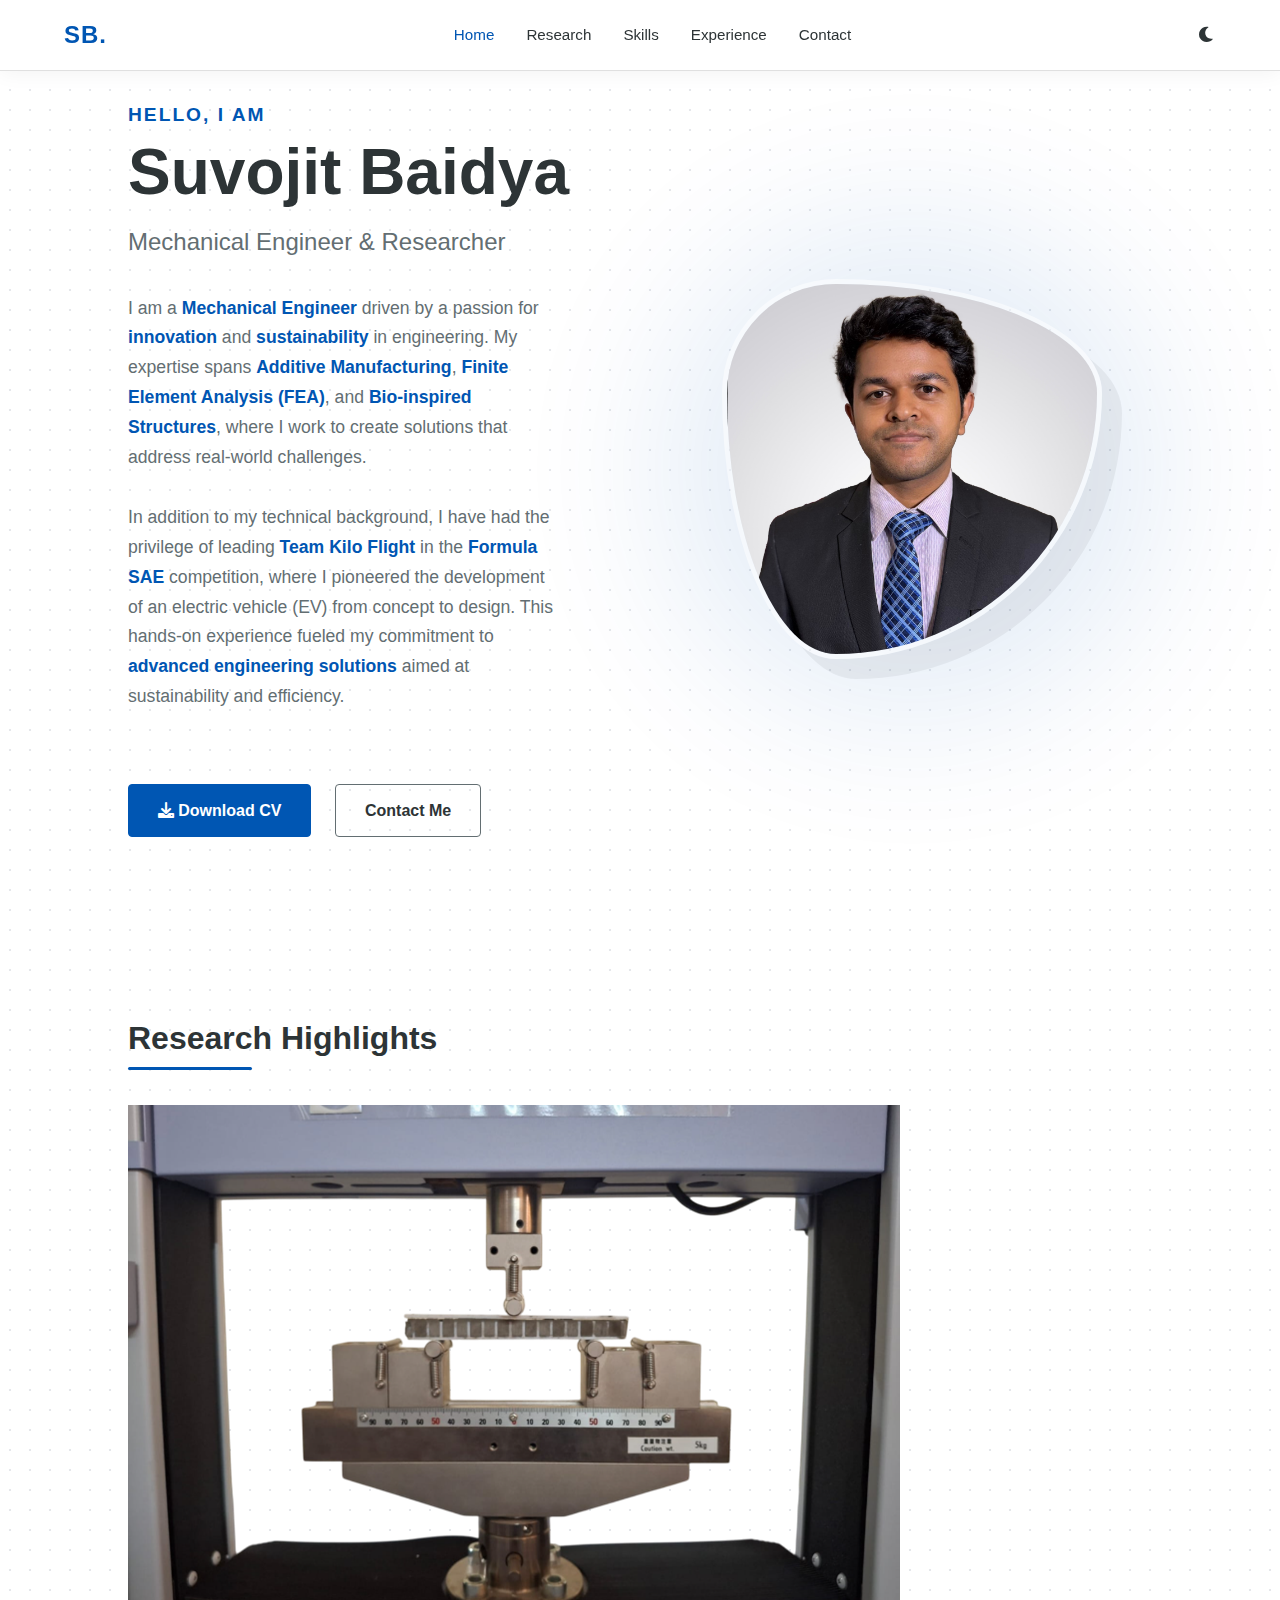
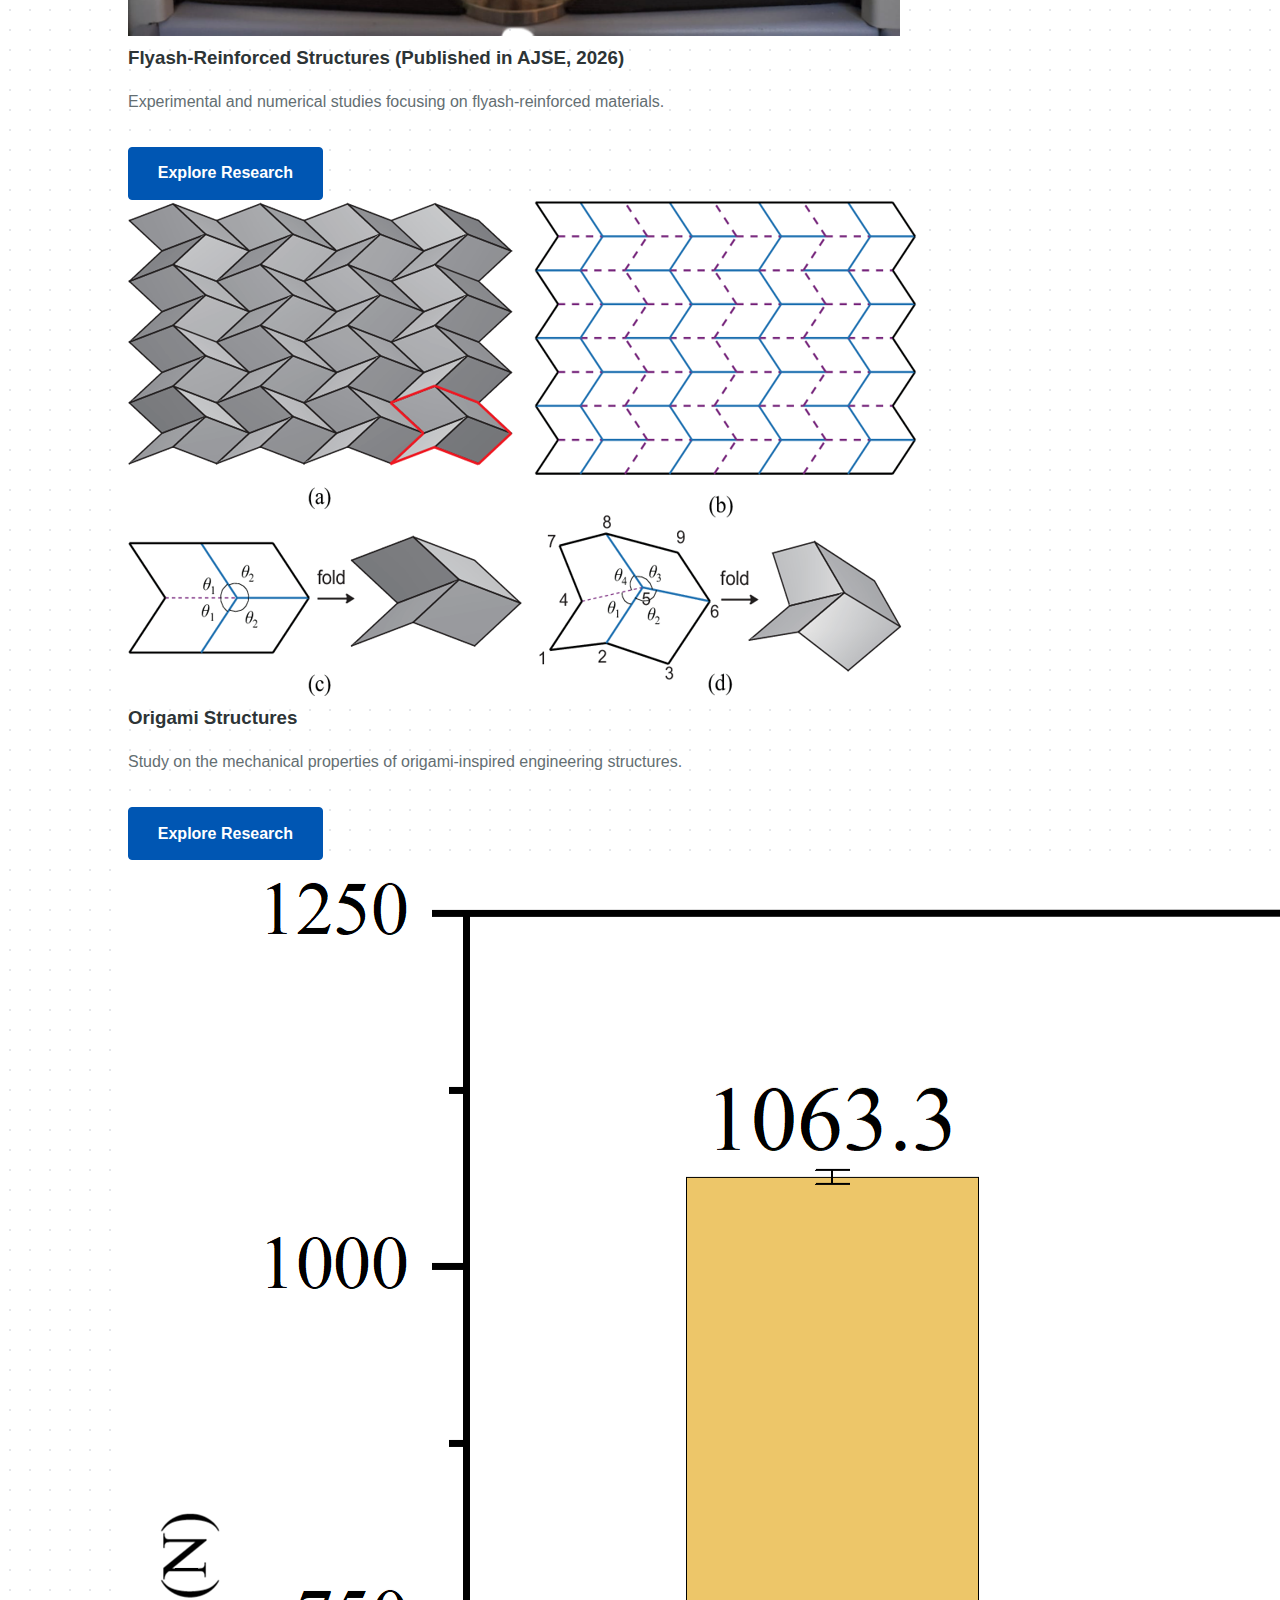
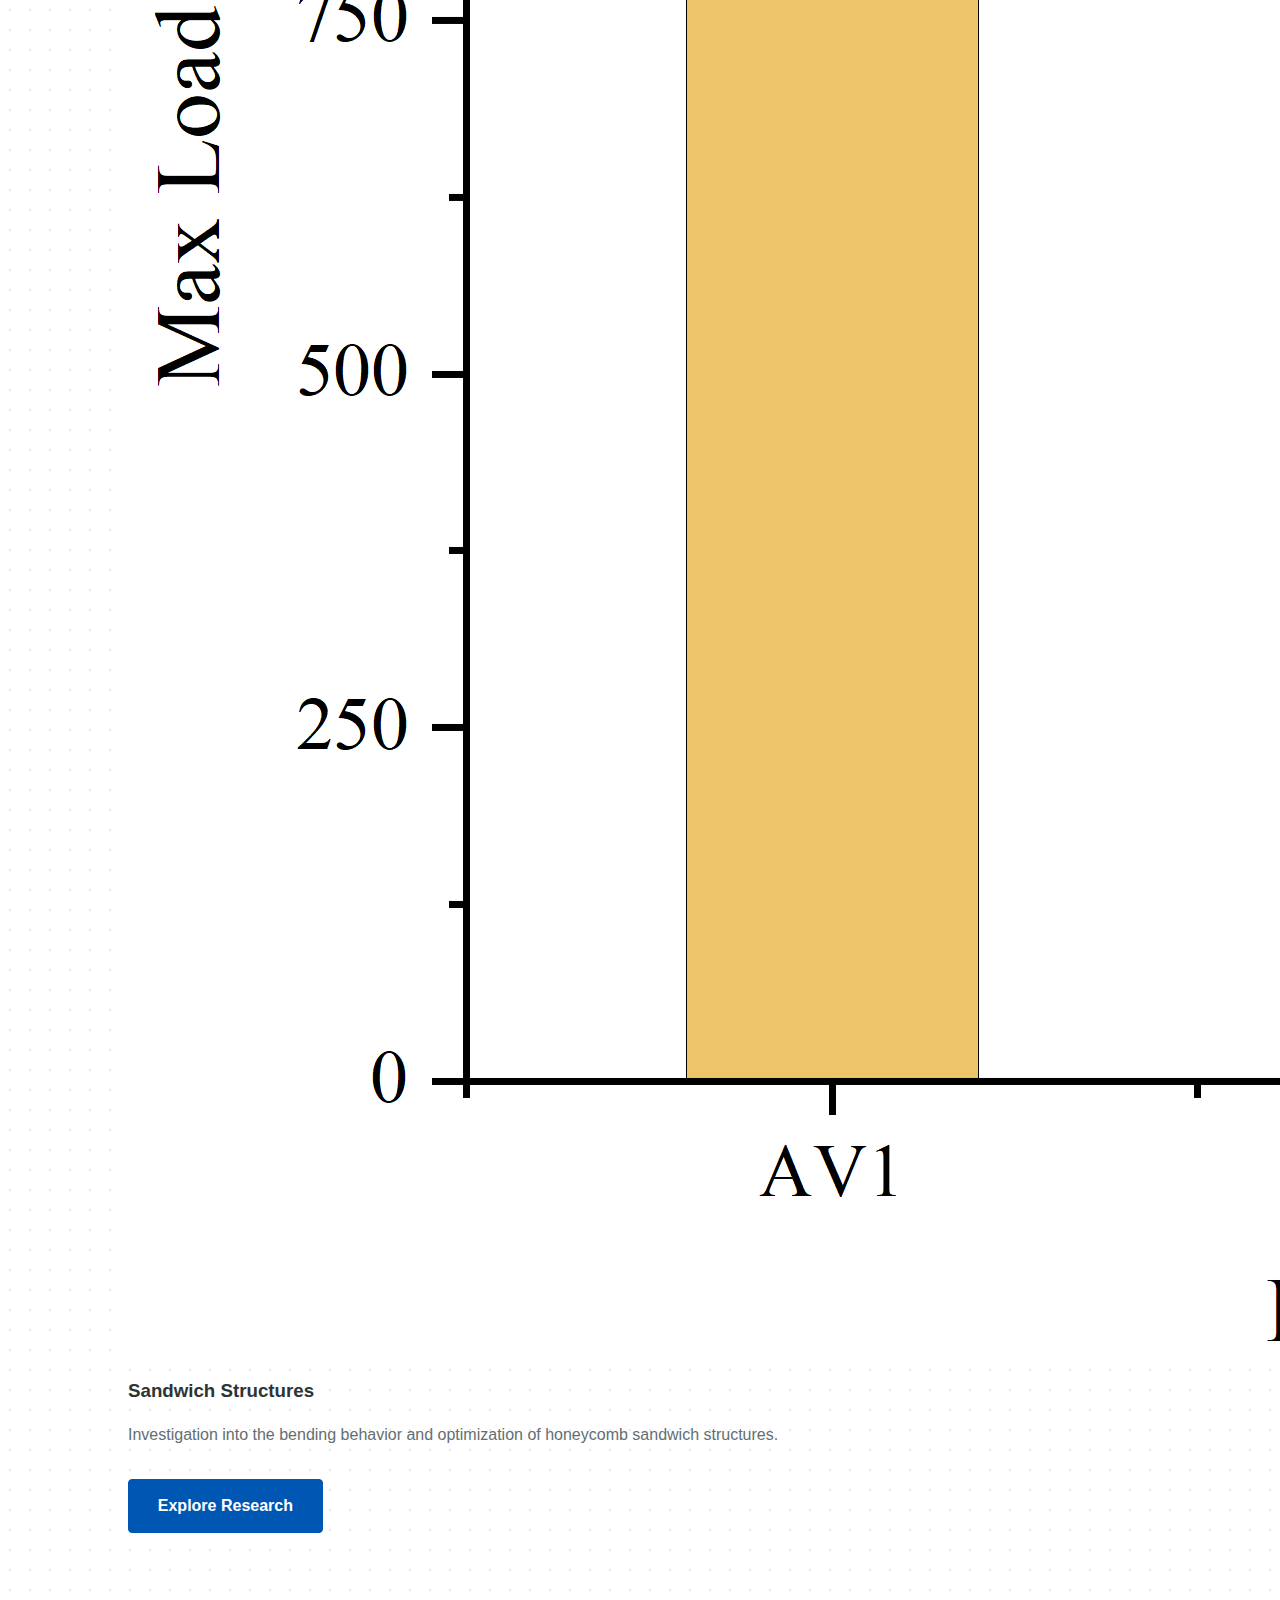
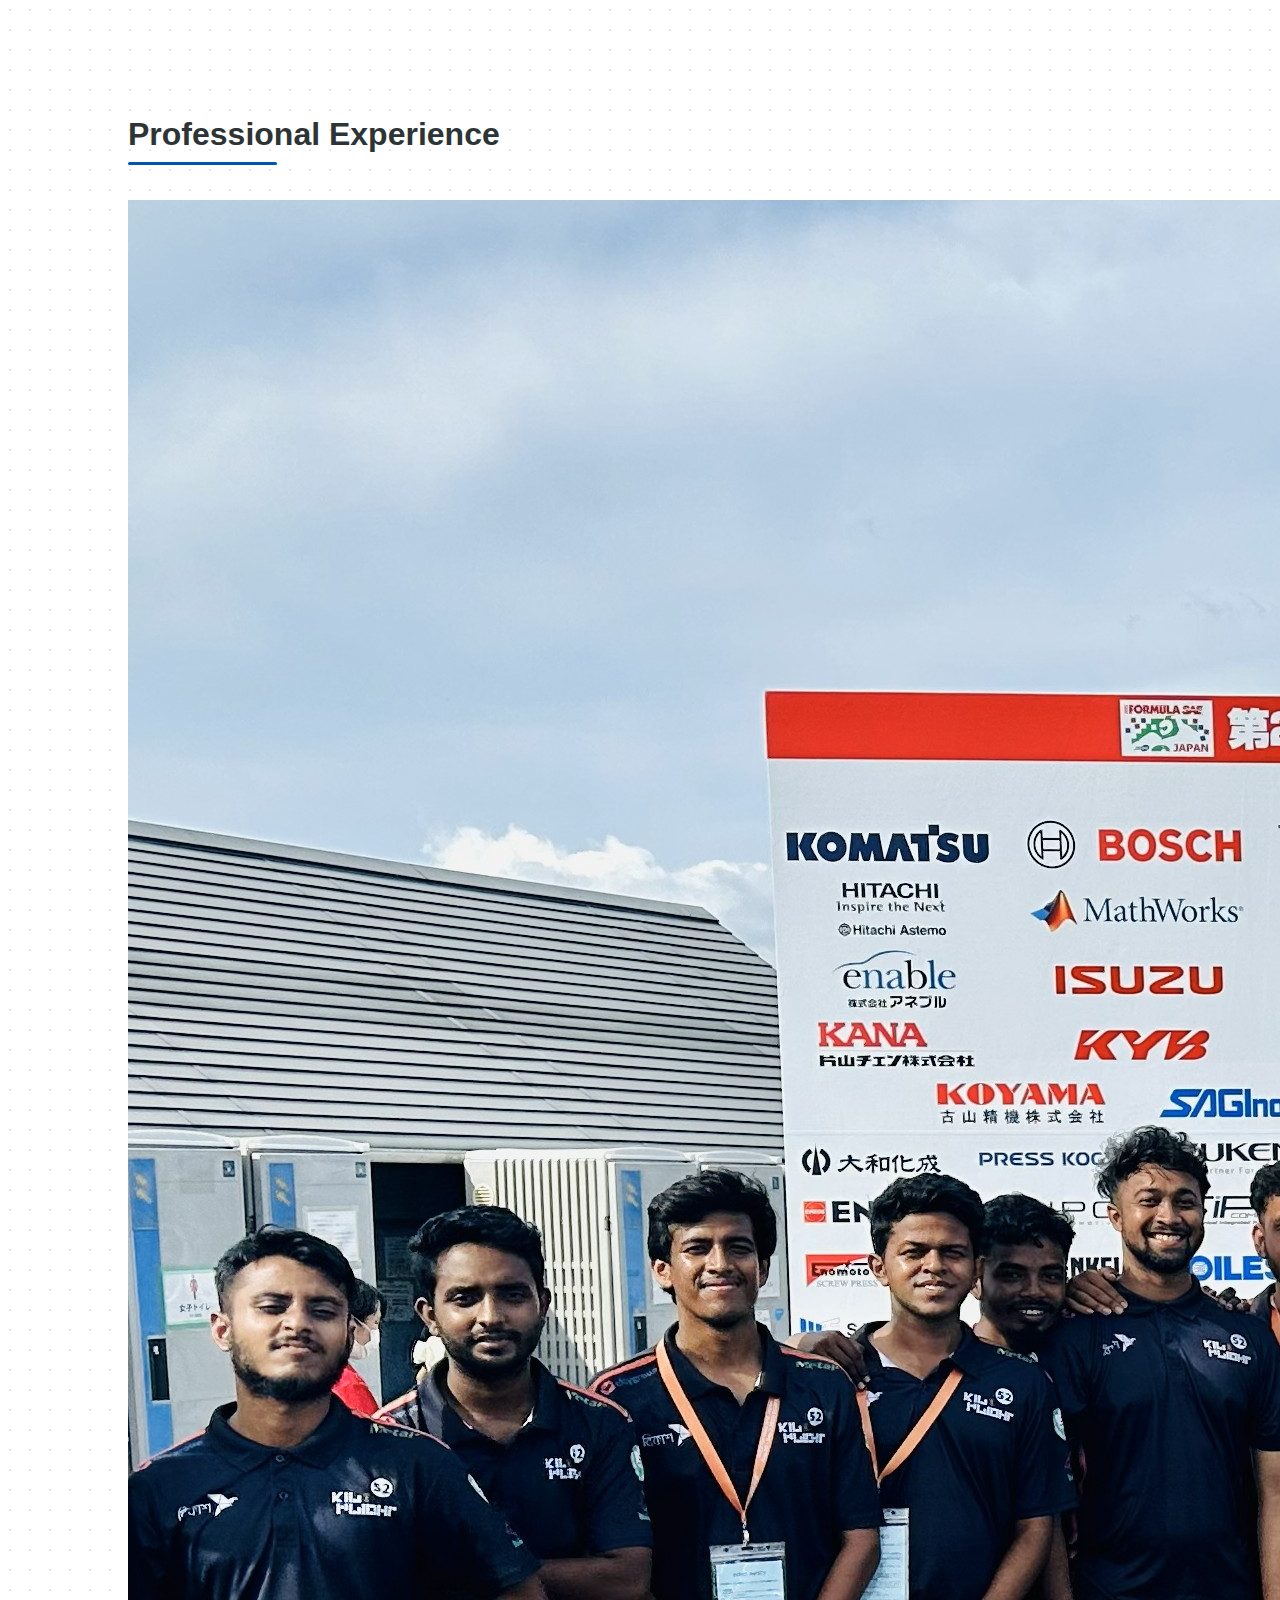
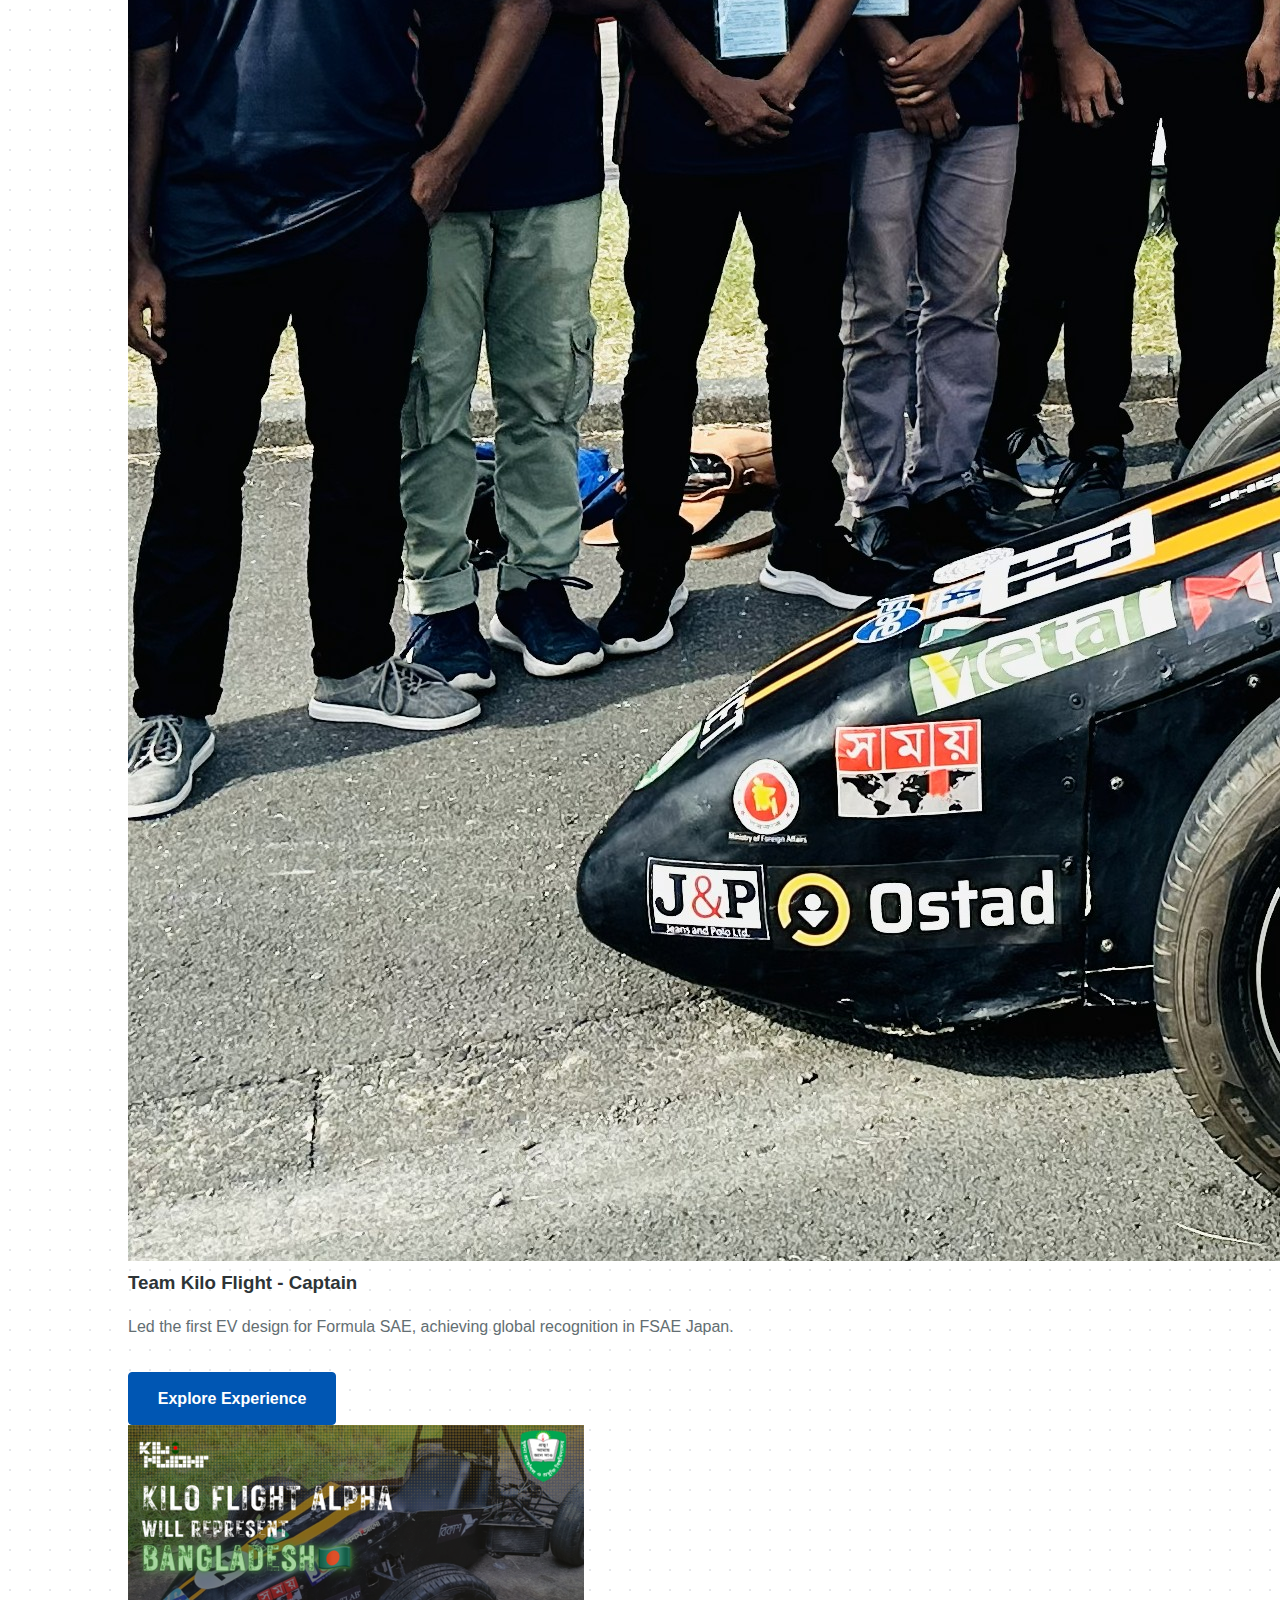
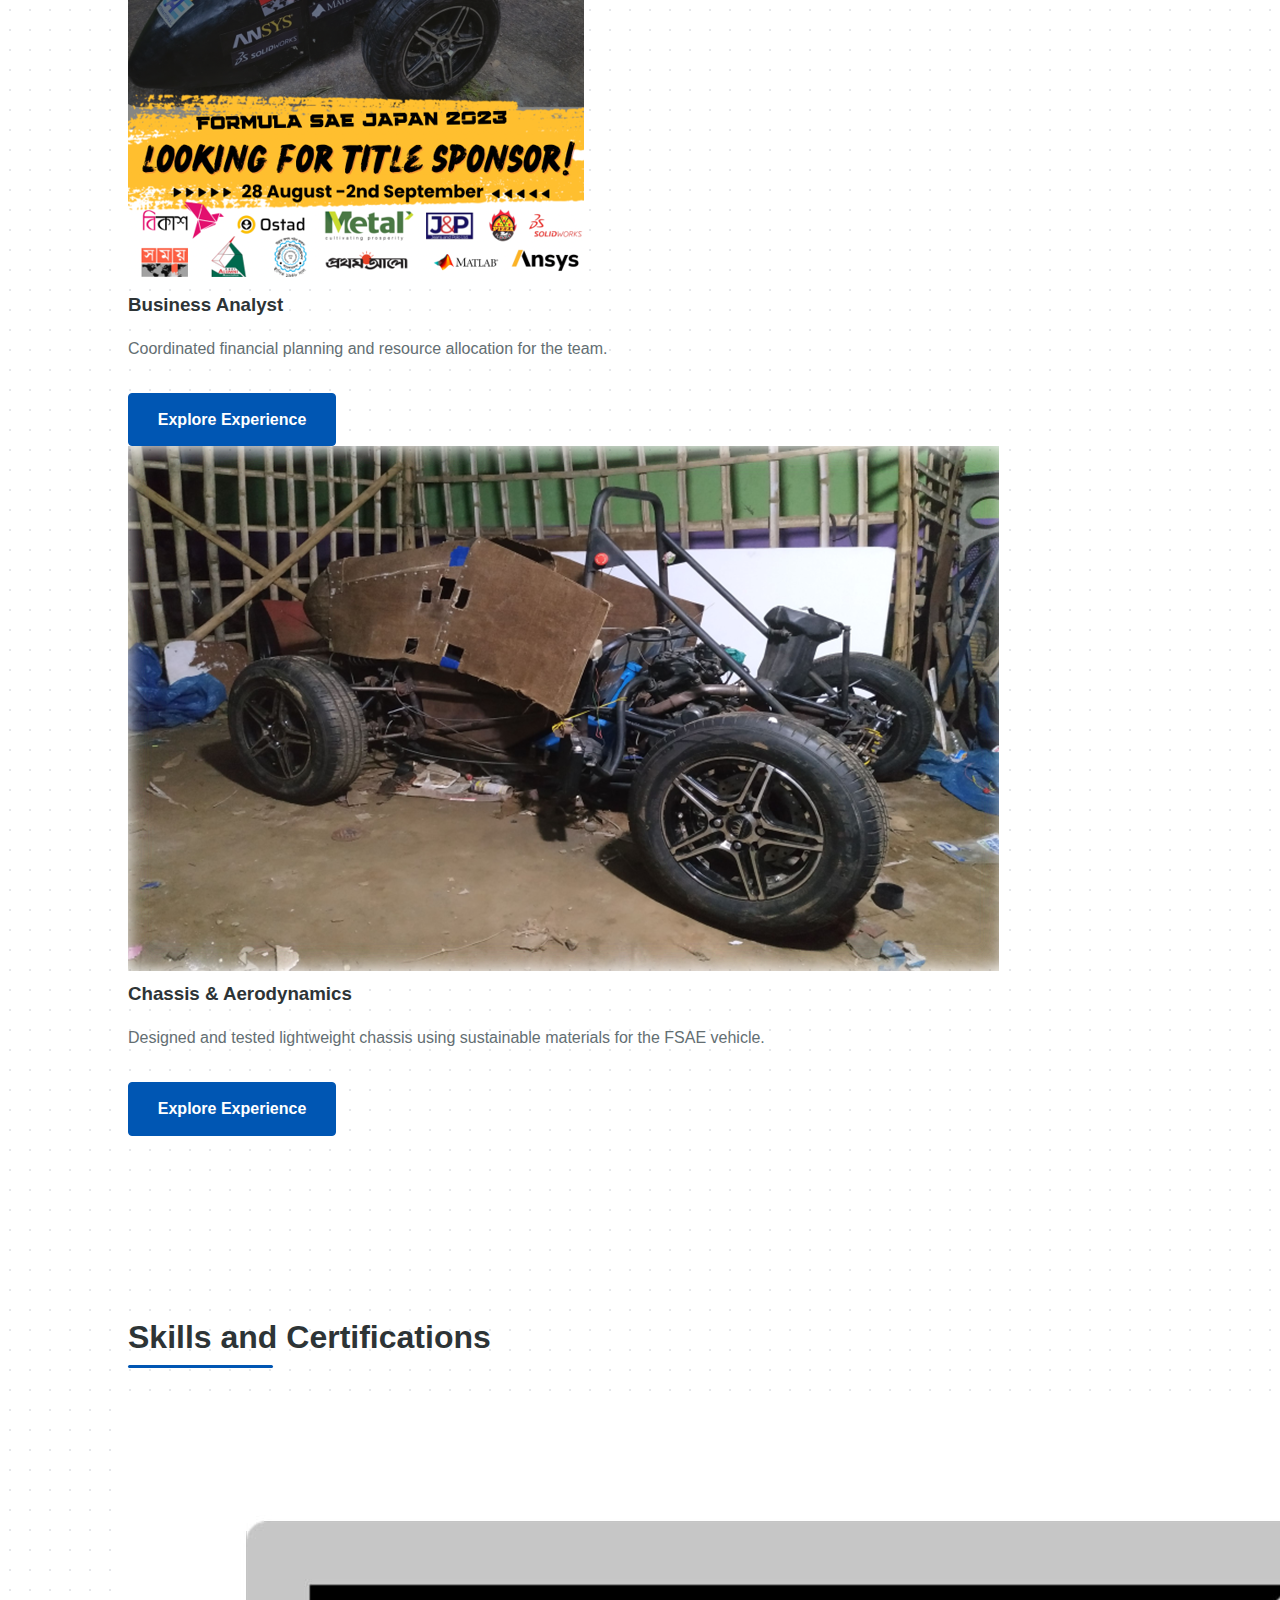
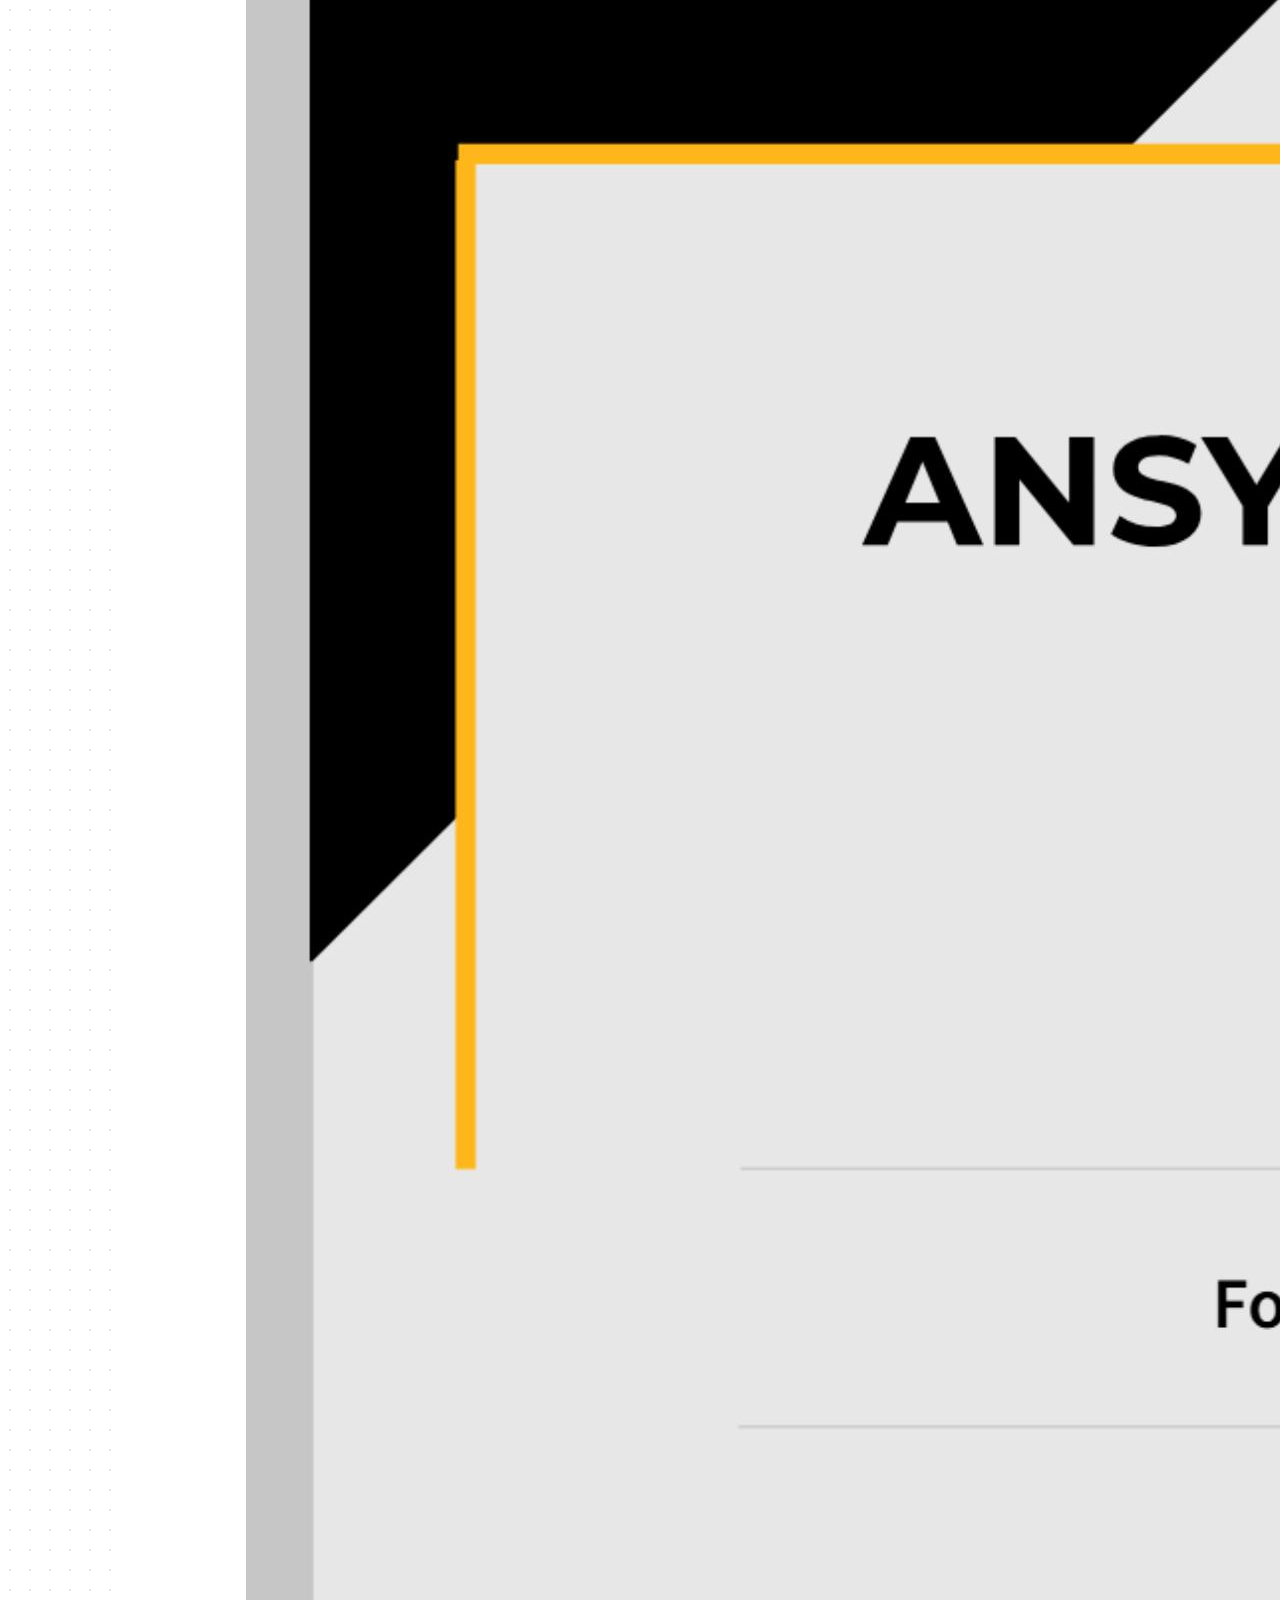
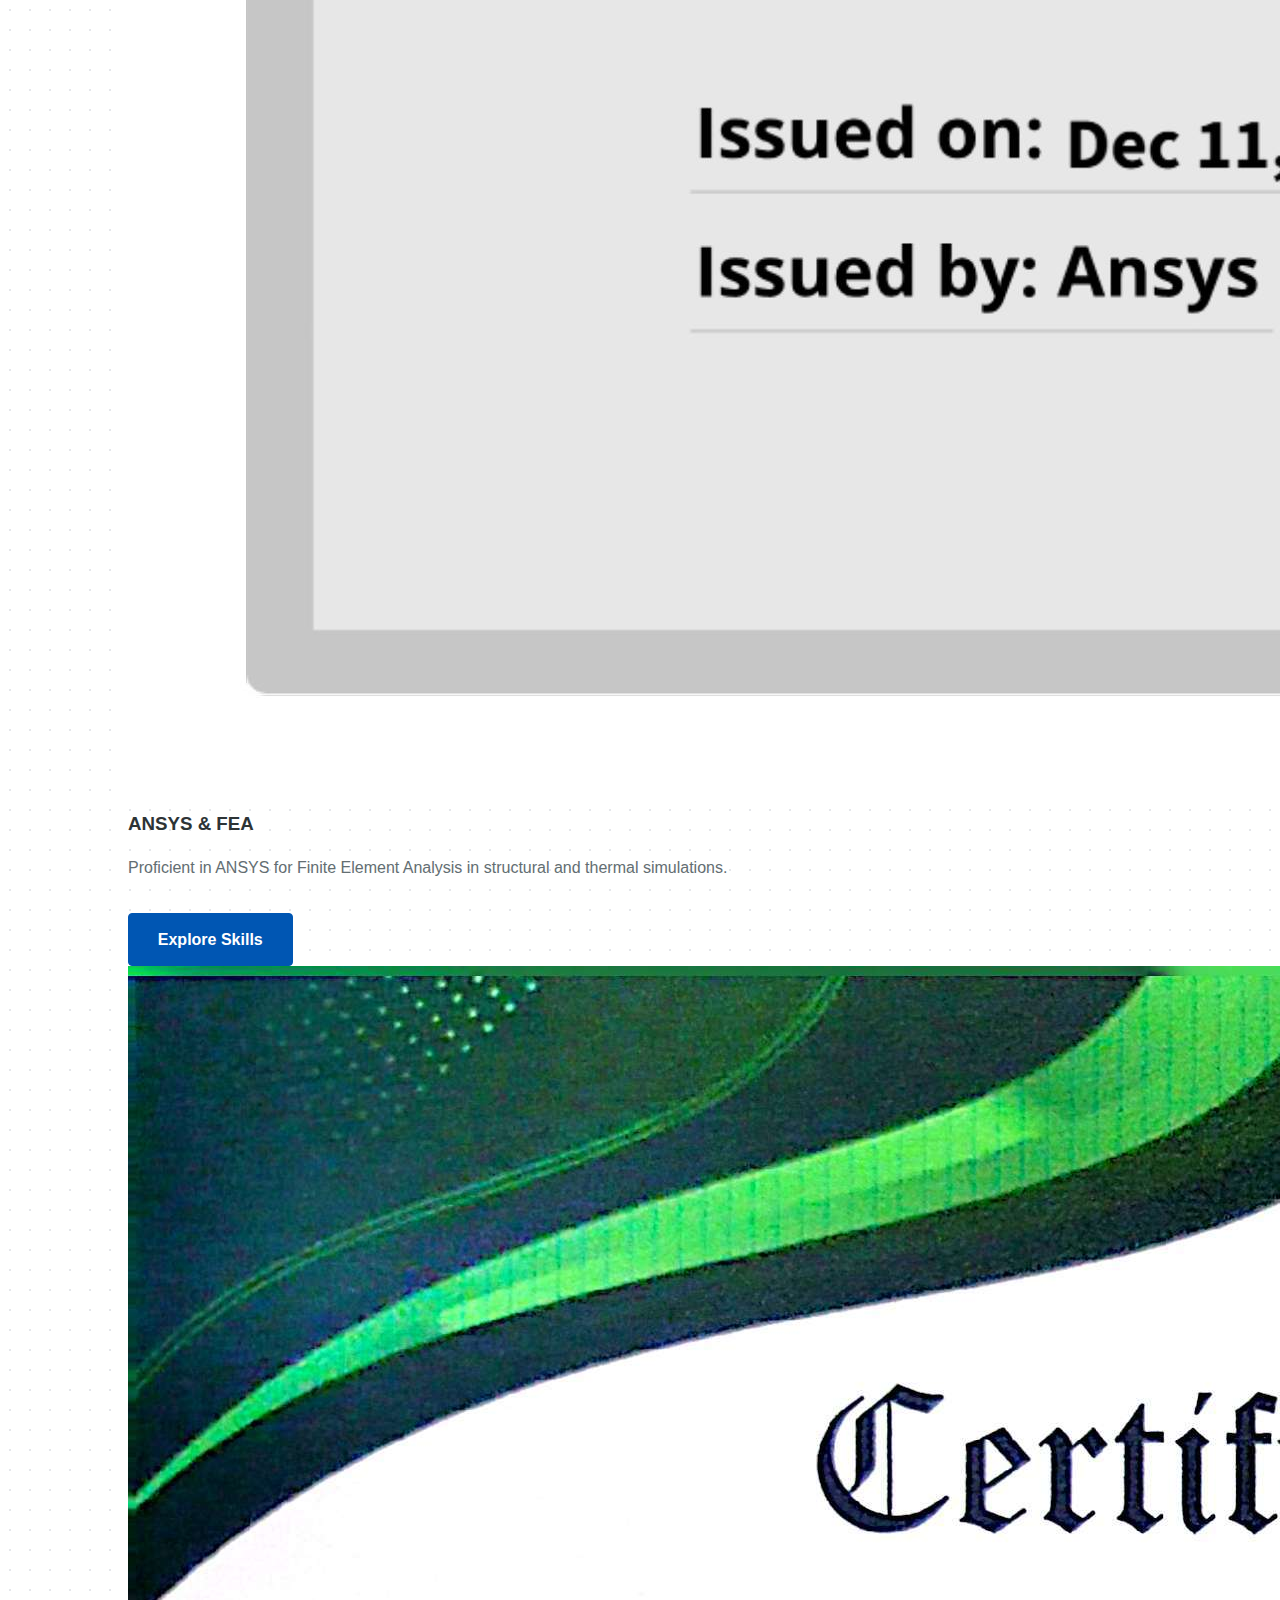
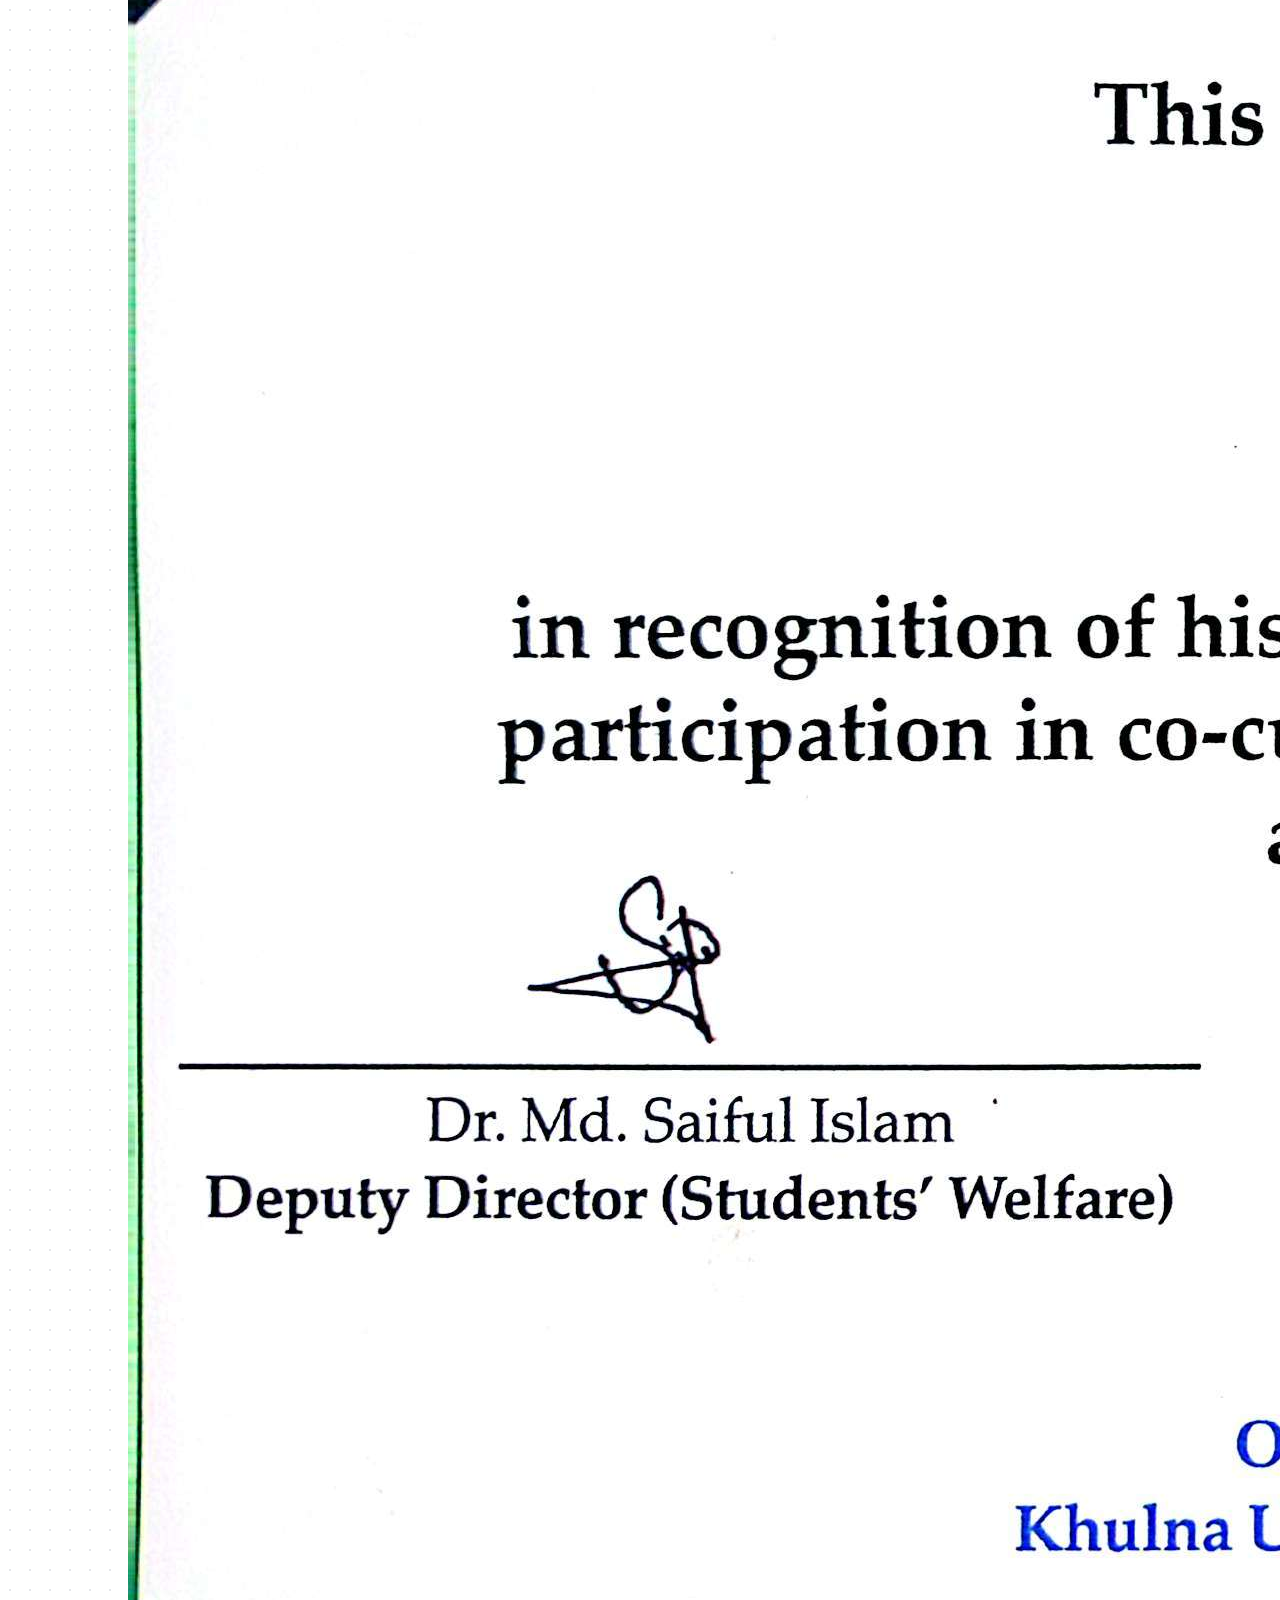
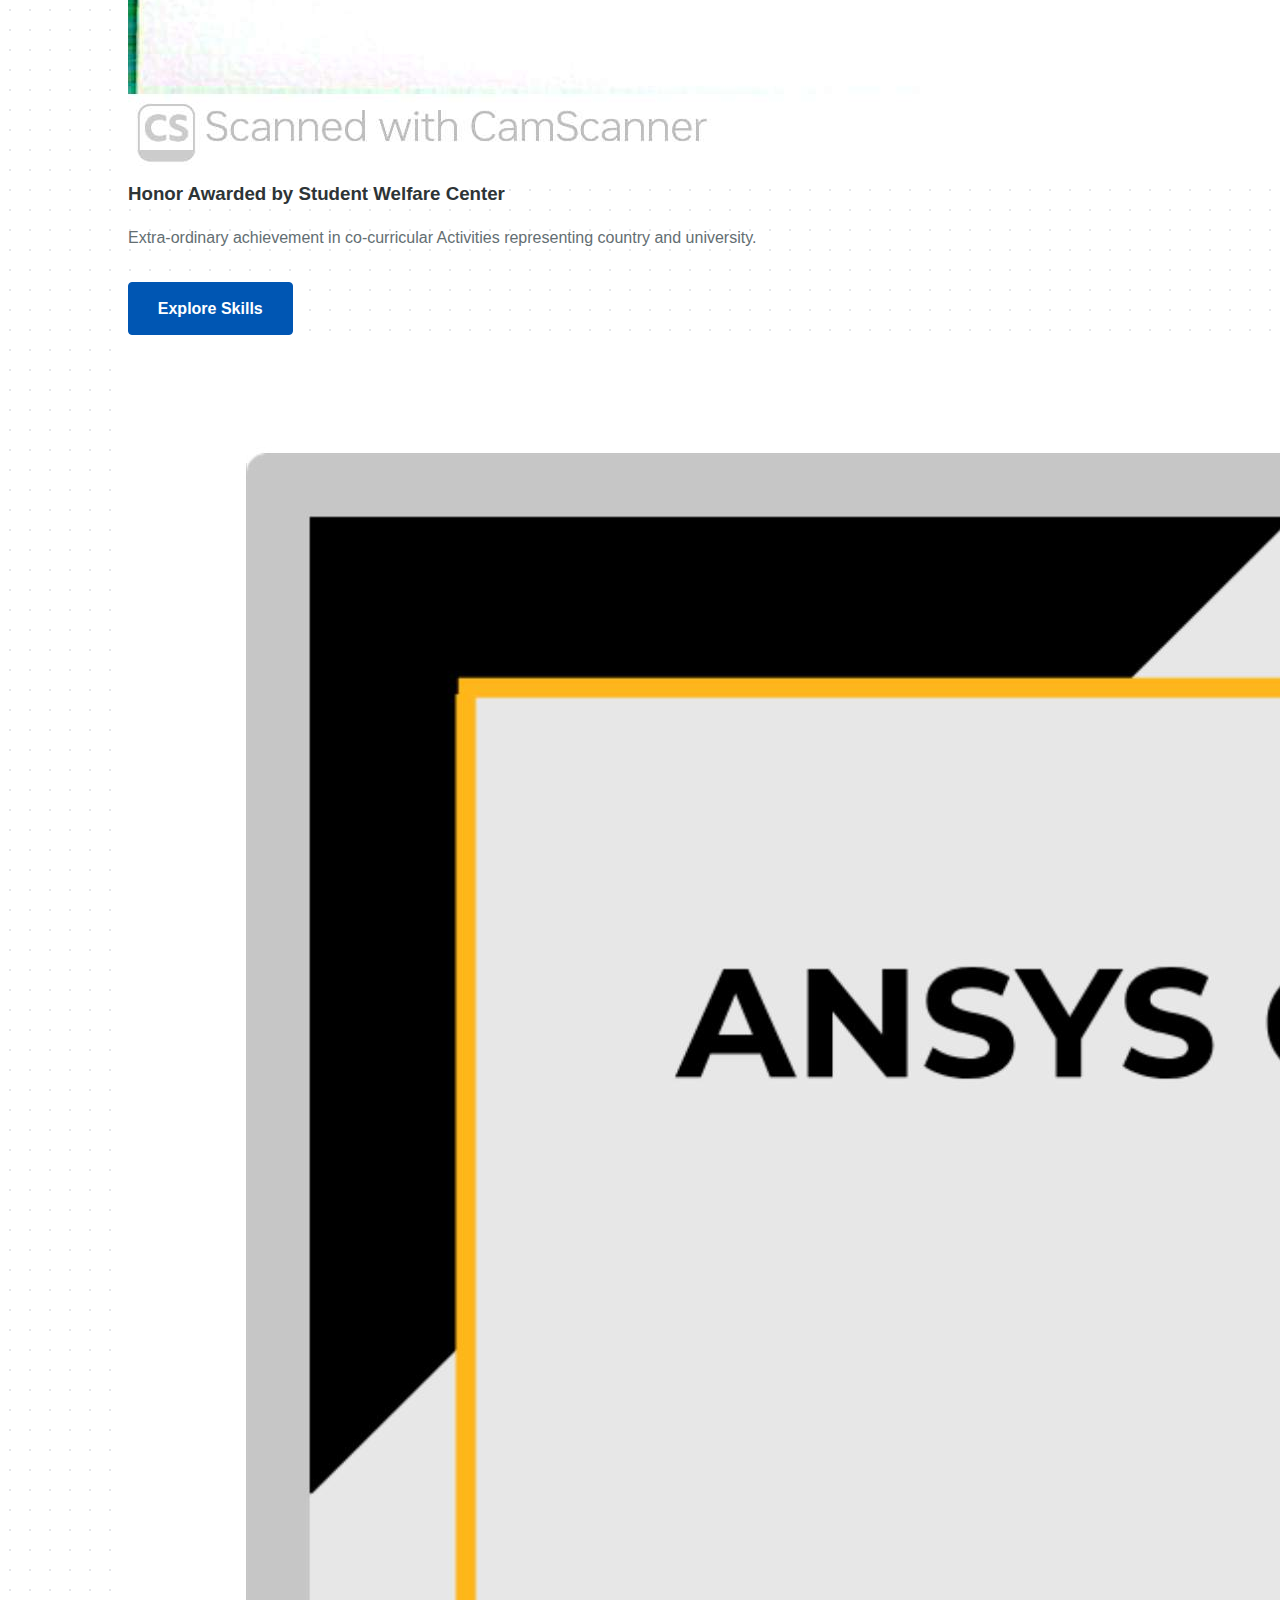
<file: index.html>
<!DOCTYPE html> 
<html lang="en">
<head>
    <meta charset="UTF-8">
    <meta name="viewport" content="width=device-width, initial-scale=1.0">
    <title>Suvojit Baidya | Mechanical Engineer</title>
    <link rel="stylesheet" href="styles.css">
    <link rel="stylesheet" href="https://cdnjs.cloudflare.com/ajax/libs/font-awesome/6.0.0/css/all.min.css">
    
    <!-- Google Analytics (Global Site Tag) -->
    <script async src="https://www.googletagmanager.com/gtag/js?id=G-T8G4DQKG70"></script>
    <script>
      window.dataLayer = window.dataLayer || [];
      function gtag(){dataLayer.push(arguments);}
      gtag('js', new Date());

      gtag('config', 'G-T8G4DQKG70');
    </script>
</head>
<body>

    <!-- Navigation -->
    <nav>
        <a href="index.html" class="logo">SB.</a>
        <ul class="nav-links">
            <li><a href="index.html" class="active">Home</a></li>
            <li><a href="research.html">Research</a></li>
            <li><a href="skills.html">Skills</a></li>
            <li><a href="experience.html">Experience</a></li>
            <li><a href="contact.html">Contact</a></li>
        </ul>
        <div style="display: flex; gap: 1rem; align-items: center;">
            <button id="theme-toggle" aria-label="Toggle Dark Mode"><i class="fas fa-moon"></i></button>
            <div class="hamburger"><i class="fas fa-bars"></i></div>
        </div>
    </nav>

    <!-- HERO SECTION -->
<section class="hero">
    <div class="hero-text-wrapper">
        <p class="greeting">Hello, I am</p>
        <h1 class="hero-name">Suvojit Baidya</h1>
        <h2 class="hero-title">Mechanical Engineer & Researcher</h2>
        <p class="hero-bio">
            I am a <strong>Mechanical Engineer</strong> driven by a passion for <strong>innovation</strong> and <strong>sustainability</strong> in engineering. My expertise spans <strong>Additive Manufacturing</strong>, <strong>Finite Element Analysis (FEA)</strong>, and <strong>Bio-inspired Structures</strong>, where I work to create solutions that address real-world challenges.
            <br><br>
            In addition to my technical background, I have had the privilege of leading <strong>Team Kilo Flight</strong> in the <strong>Formula SAE</strong> competition, where I pioneered the development of an electric vehicle (EV) from concept to design. This hands-on experience fueled my commitment to <strong>advanced engineering solutions</strong> aimed at sustainability and efficiency.
        </p>
        <div class="hero-buttons">
            <a href="assets/cv.pdf" download class="btn btn-primary">
                <i class="fas fa-download"></i> Download CV
            </a>
            <a href="contact.html" class="btn btn-secondary">
                Contact Me
            </a>
        </div>
    </div>
    <div class="hero-image-wrapper">
        <div class="blob-shape"></div>
        <img src="assets/profile.jpg" alt="Suvojit Baidya" class="profile-img">
    </div>
</section>

    <!-- Research Section (Bento Style Gallery) -->
    <section id="research" class="bento-section">
        <h2>Research Highlights</h2>
        <div class="bento-gallery">
            <div class="bento-item">
                <img src="assets/flyash5.png" alt="Research Image 1">
                <h3>Flyash-Reinforced Structures (Published in AJSE, 2026)</h3>
                <p>Experimental and numerical studies focusing on flyash-reinforced materials.</p>
                <a href="research.html" class="btn btn-primary">Explore Research</a>
            </div>
            <div class="bento-item">
                <img src="assets/origami1.png" alt="Research Image 2">
                <h3>Origami Structures</h3>
                <p>Study on the mechanical properties of origami-inspired engineering structures.</p>
                <a href="research.html" class="btn btn-primary">Explore Research</a>
            </div>
            <div class="bento-item">
                <img src="assets/oct5.png" alt="Research Image 3">
                <h3>Sandwich Structures</h3>
                <p>Investigation into the bending behavior and optimization of honeycomb sandwich structures.</p>
                <a href="research.html" class="btn btn-primary">Explore Research</a>
            </div>
        </div>
    </section>

    <!-- Experience Section (Bento Style Gallery) -->
    <section id="experience" class="bento-section">
        <h2>Professional Experience</h2>
        <div class="bento-gallery">
            <div class="bento-item">
                <img src="assets/japan.jpg" alt="Experience Image 1">
                <h3>Team Kilo Flight - Captain</h3>
                <p>Led the first EV design for Formula SAE, achieving global recognition in FSAE Japan.</p>
                <a href="experience.html" class="btn btn-primary">Explore Experience</a>
            </div>
            <div class="bento-item">
                <img src="assets/business.png" alt="Experience Image 2">
                <h3>Business Analyst</h3>
                <p>Coordinated financial planning and resource allocation for the team.</p>
                <a href="experience.html" class="btn btn-primary">Explore Experience</a>
            </div>
            <div class="bento-item">
                <img src="assets/chas.png" alt="Experience Image 3">
                <h3>Chassis & Aerodynamics</h3>
                <p>Designed and tested lightweight chassis using sustainable materials for the FSAE vehicle.</p>
                <a href="experience.html" class="btn btn-primary">Explore Experience</a>
            </div>
        </div>
    </section>

    <!-- Skills Section (Bento Style Gallery) -->
    <section id="skills" class="bento-section">
        <h2> Skills and Certifications</h2>
        <div class="bento-gallery">
            <div class="bento-item">
                <img src="assets/learningtrack1.jpg" alt="Skills Image 1">
                <h3>ANSYS & FEA</h3>
                <p>Proficient in ANSYS for Finite Element Analysis in structural and thermal simulations.</p>
                <a href="skills.html" class="btn btn-primary">Explore Skills</a>
            </div>
            <div class="bento-item">
                <img src="assets/cocurri.jpg" alt="Skills Image 2">
                <h3>Honor Awarded by Student Welfare Center</h3>
                <p>Extra-ordinary achievement in co-curricular Activities representing country and university.</p>
                <a href="skills.html" class="btn btn-primary">Explore Skills</a>
            </div>
            <div class="bento-item">
                <img src="assets/Formula SAE Chassis Analysis.jpg" alt="Skills Image 3">
                <h3>Formula SAE Chassis Simulation</h3>
                <p>Simulation of Formula SAE Chassis using ANSYS Mechanical for Team Kilo Flight.</p>
                <a href="skills.html" class="btn btn-primary">Explore Skills</a>
            </div>
        </div>
    </section>

    <!-- Footer -->
    <footer>
        <p>&copy; 2025 Suvojit Baidya. All rights reserved.</p>
        <div class="social-links">
            <a href="https://wa.me/8801712931179" target="_blank" rel="noopener" aria-label="WhatsApp">
                <i class="fab fa-whatsapp"></i>
            </a>
            <a href="mailto:suvojitbaidya00@gmail.com" aria-label="Email">
                <i class="fas fa-envelope"></i>
            </a>
            <a href="https://www.linkedin.com/in/suvojit-baidya0/" target="_blank" rel="noopener" aria-label="LinkedIn">
                <i class="fab fa-linkedin"></i>
            </a>
        </div>
    </footer>

    <script src="script.js"></script>
</body>
</html>
</file>
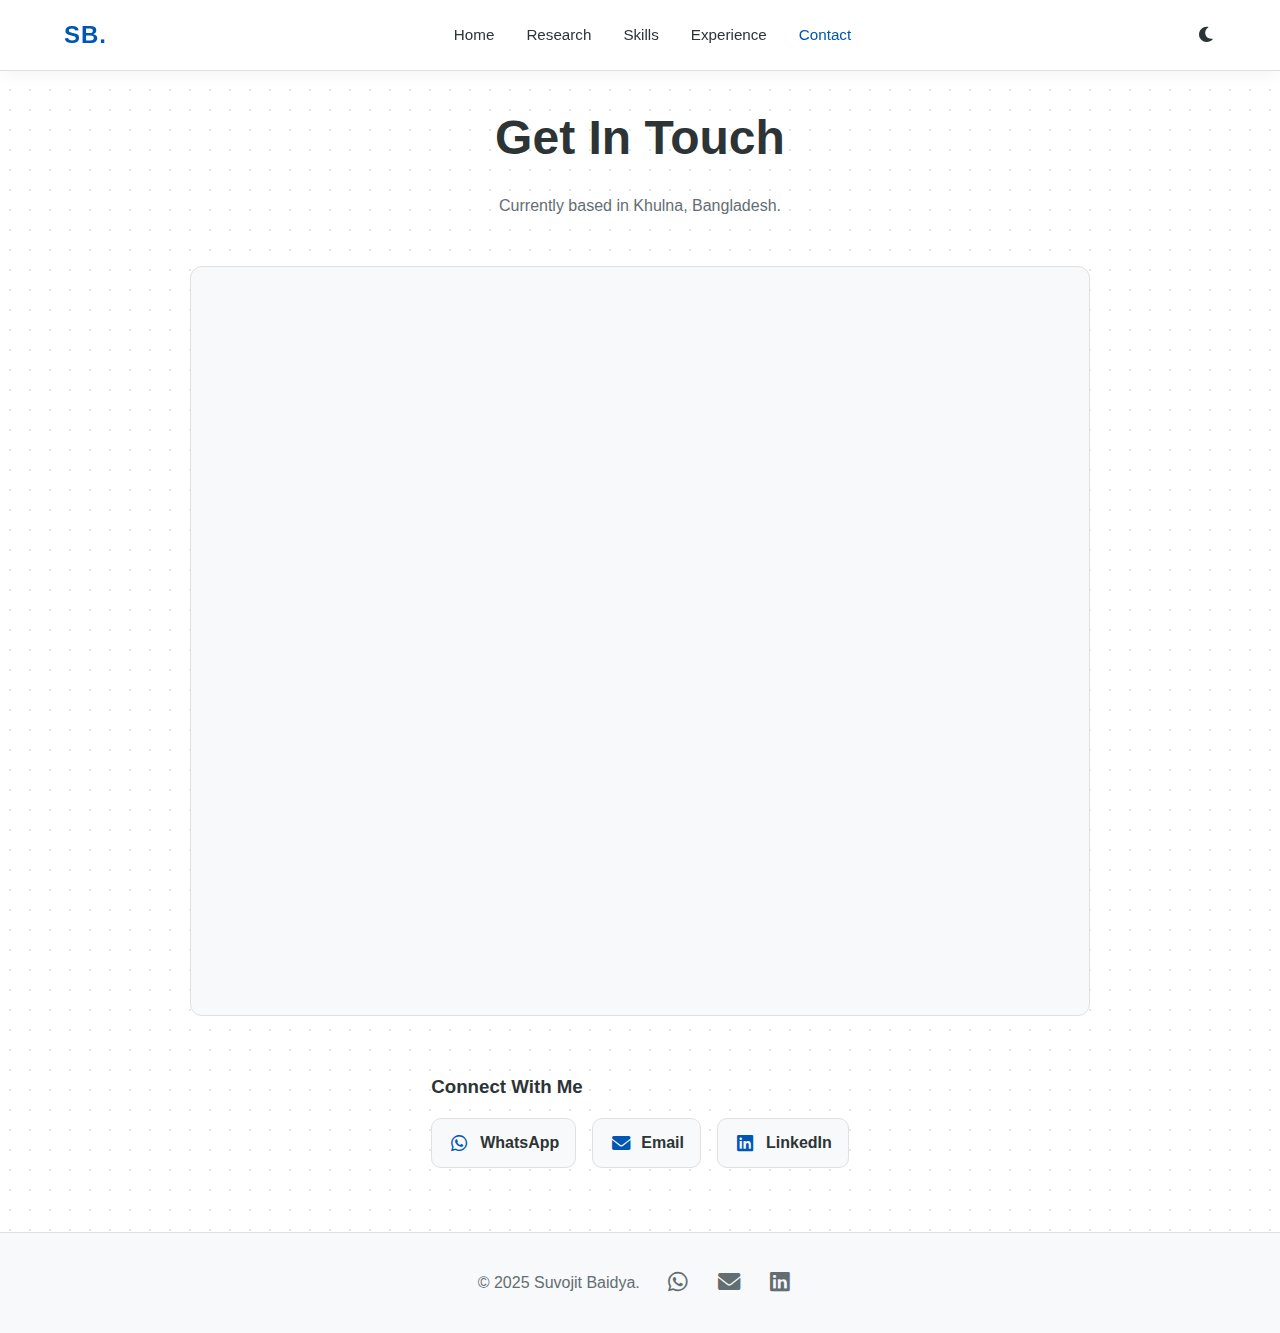
<file: contact.html>
<!DOCTYPE html>
<html lang="en">
<head>
    <meta charset="UTF-8">
    <meta name="viewport" content="width=device-width, initial-scale=1.0">
    <title>Contact | Suvojit Baidya</title>
    <link rel="stylesheet" href="styles.css">
    <link rel="stylesheet" href="https://cdnjs.cloudflare.com/ajax/libs/font-awesome/6.0.0/css/all.min.css">
    
    <script async src="https://www.googletagmanager.com/gtag/js?id=G-T8G4DQKG70"></script>
    <script>
      window.dataLayer = window.dataLayer || [];
      function gtag(){dataLayer.push(arguments);}
      gtag('js', new Date());
      gtag('config', 'G-T8G4DQKG70');
    </script>
</head>
<body>

    <nav>
        <a href="index.html" class="logo">SB.</a>
        <ul class="nav-links">
            <li><a href="index.html">Home</a></li>
            <li><a href="research.html">Research</a></li>
            <li><a href="skills.html">Skills</a></li>
            <li><a href="experience.html">Experience</a></li>
            <li><a href="contact.html" class="active">Contact</a></li>
        </ul>
        <div style="display: flex; gap: 1rem; align-items: center;">
            <button id="theme-toggle"><i class="fas fa-moon"></i></button>
            <div class="hamburger"><i class="fas fa-bars"></i></div>
        </div>
    </nav>

    <section class="hero hidden" style="height: auto; min-height: 80vh;">
        <div style="position: relative; z-index: 2; width: 100%; display: flex; flex-direction: column; align-items: center;">
            
            <h1>Get In Touch</h1>
            <p>Currently based in Khulna, Bangladesh.</p>

            <div style="margin-top: 2rem; width: 100%; max-width: 900px;">
                <iframe
                    src="https://docs.google.com/forms/d/e/1FAIpQLSfzVwC6E8WkzZ7iwAph-zHpRvIcsLEwh3GDkEJ1SnW0Tidw6Q/viewform?embedded=true"
                    width="100%"
                    height="750"
                    frameborder="0"
                    marginheight="0"
                    marginwidth="0"
                    style="border-radius: 12px; border: 1px solid var(--border-color); background: var(--bg-card);">
                    Loading…
                </iframe>
            </div>

            <div style="margin-top: 3rem;">
                <h3>Connect With Me</h3>

                <div class="contact-links">
                    <a class="contact-link" href="https://wa.me/8801712931179" target="_blank" rel="noopener">
                        <i class="fab fa-whatsapp"></i>
                        <span>WhatsApp</span>
                    </a>

                    <a class="contact-link" href="mailto:suvojitbaidya00@gmail.com">
                        <i class="fas fa-envelope"></i>
                        <span>Email</span>
                    </a>

                    <a class="contact-link" href="https://www.linkedin.com/in/suvojit-baidya0/" target="_blank" rel="noopener">
                        <i class="fab fa-linkedin"></i>
                        <span>LinkedIn</span>
                    </a>
                </div>
            </div>
            
        </div>
    </section>

    <footer>
        <div style="display:flex; flex-wrap:wrap; gap: 1rem; justify-content:center; align-items:center;">
            <p style="margin:0;">&copy; 2025 Suvojit Baidya.</p>

            <div class="social-links" style="margin:0;">
                <a href="https://wa.me/8801712931179" target="_blank" rel="noopener" aria-label="WhatsApp">
                    <i class="fab fa-whatsapp"></i>
                </a>
                <a href="mailto:suvojitbaidya00@gmail.com" aria-label="Email">
                    <i class="fas fa-envelope"></i>
                </a>
                <a href="https://www.linkedin.com/in/suvojit-baidya0/" target="_blank" rel="noopener" aria-label="LinkedIn">
                    <i class="fab fa-linkedin"></i>
                </a>
            </div>
        </div>
    </footer>

    <script src="script.js"></script>
</body>
</html>
</file>
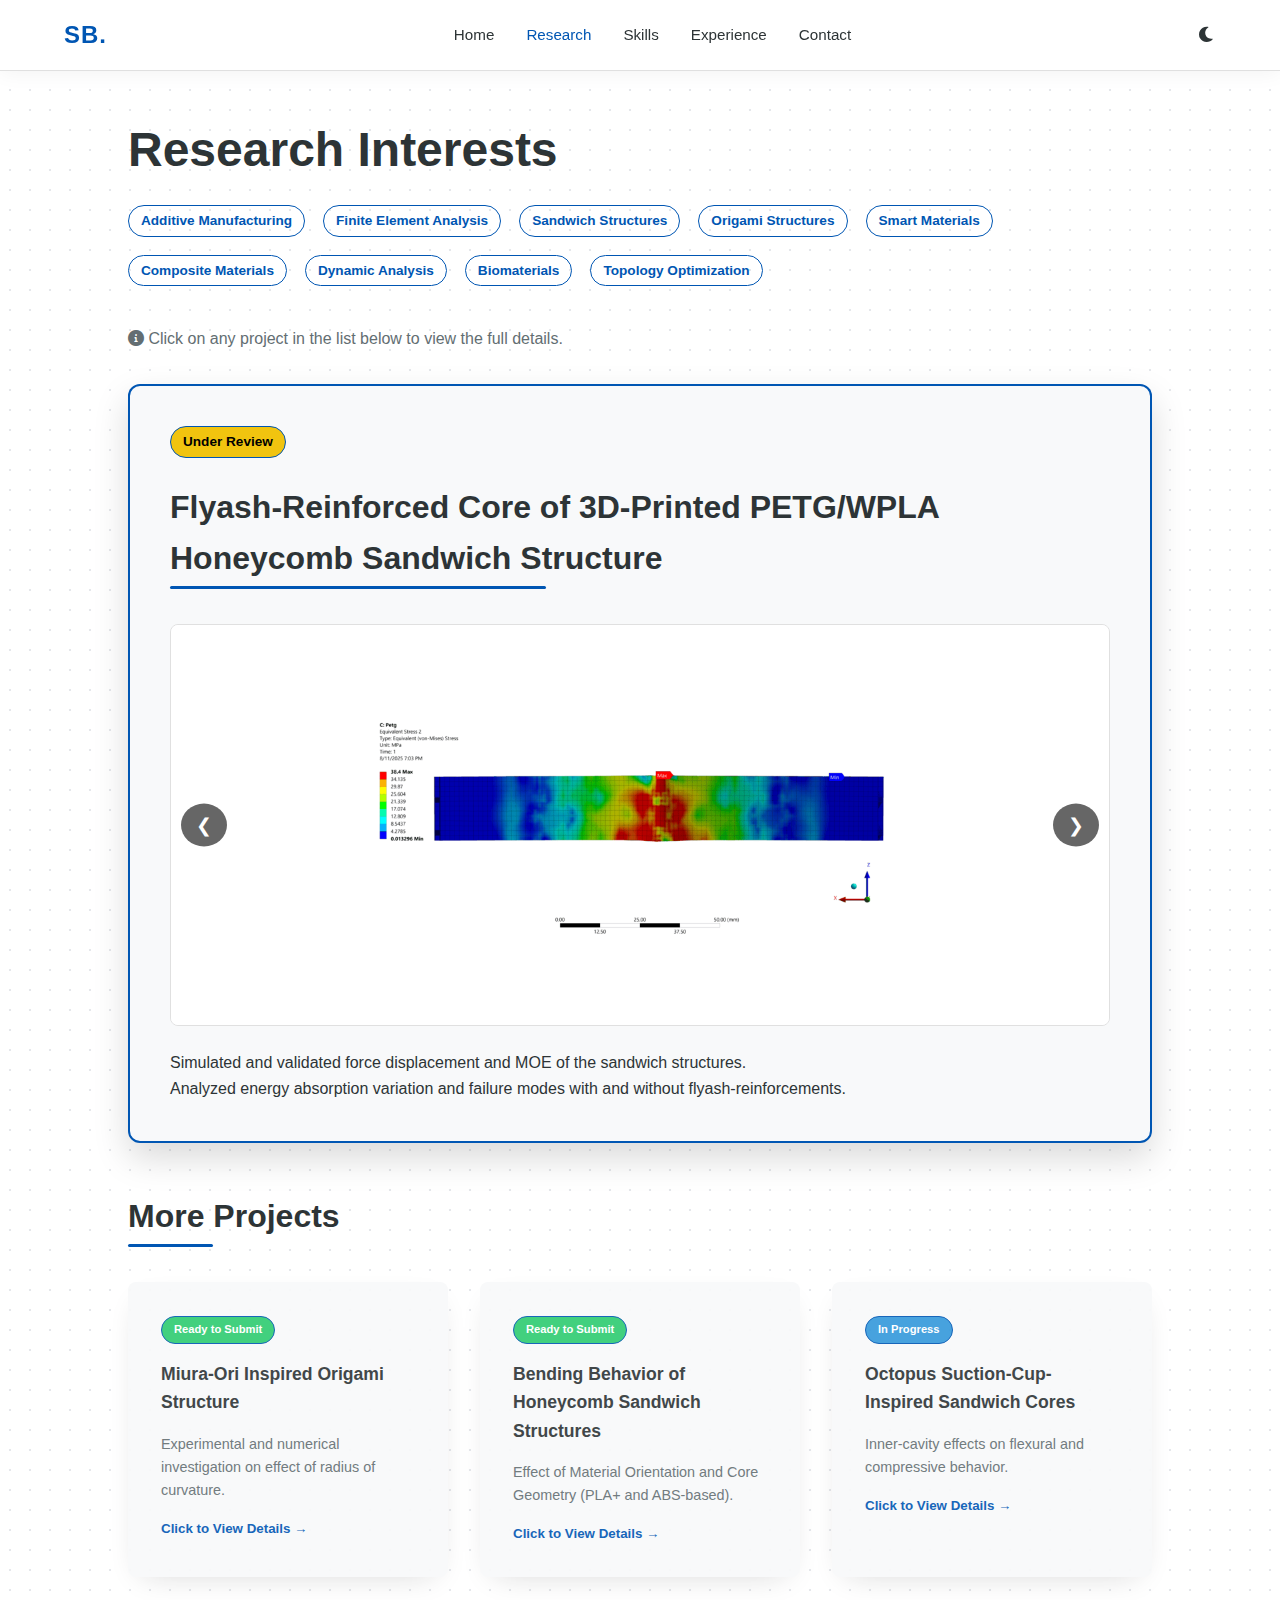
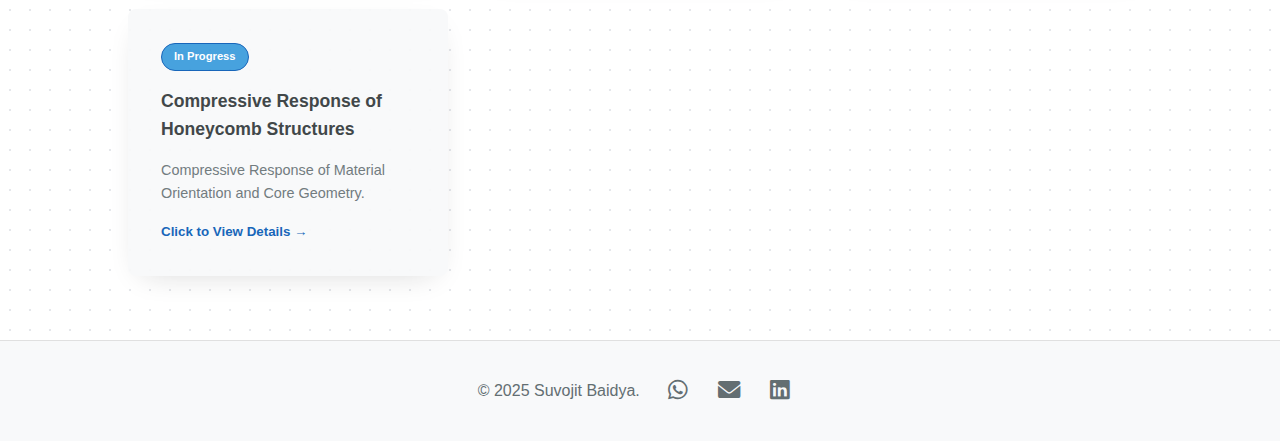
<file: research.html>
<!DOCTYPE html>
<html lang="en">
<head>
    <meta charset="UTF-8">
    <meta name="viewport" content="width=device-width, initial-scale=1.0">
    <title>Research | Suvojit Baidya</title>
    <link rel="stylesheet" href="styles.css">
    <link rel="stylesheet" href="https://cdnjs.cloudflare.com/ajax/libs/font-awesome/6.0.0/css/all.min.css">
    
    <!-- Google Analytics -->
    <script async src="https://www.googletagmanager.com/gtag/js?id=G-T8G4DQKG70"></script>
    <script>
      window.dataLayer = window.dataLayer || [];
      function gtag(){dataLayer.push(arguments);}
      gtag('js', new Date());
      gtag('config', 'G-T8G4DQKG70');
    </script>
</head>
<body>

    <!-- Navigation -->
    <nav>
        <a href="index.html" class="logo">SB.</a>
        <ul class="nav-links">
            <li><a href="index.html">Home</a></li>
            <li><a href="research.html" class="active">Research</a></li>
            <li><a href="skills.html">Skills</a></li>
            <li><a href="experience.html">Experience</a></li>
            <li><a href="contact.html">Contact</a></li>
        </ul>
        <div style="display: flex; gap: 1rem; align-items: center;">
            <button id="theme-toggle" aria-label="Toggle Dark Mode"><i class="fas fa-moon"></i></button>
            <div class="hamburger"><i class="fas fa-bars"></i></div>
        </div>
    </nav>

    <!-- Research Content -->
    <section class="hidden">
        <h1>Research Interests</h1>
        
        <!-- Badges Section -->
        <div style="display: flex; flex-wrap: wrap; gap: 10px; margin-bottom: 2rem;">
            <span class="badge">Additive Manufacturing</span>
            <span class="badge">Finite Element Analysis</span>
            <span class="badge">Sandwich Structures</span>
            <span class="badge">Origami Structures</span>
            <span class="badge">Smart Materials</span>
            <span class="badge">Composite Materials</span>
            <span class="badge">Dynamic Analysis</span>
            <span class="badge">Biomaterials</span>
            <span class="badge">Topology Optimization</span>
        </div>

        <p style="margin-bottom: 2rem; color: var(--text-secondary);">
            <i class="fas fa-info-circle"></i> Click on any project in the list below to view the full details.
        </p>
        
        <!-- 1. THE BIG "ACTIVE" CARD -->
        <!-- JS will inject the currently selected project here -->
        <div id="featured-research"></div>

        <!-- 2. THE LIST OF OTHER CARDS -->
        <h2 style="margin-top: 3rem; border-bottom: none;">More Projects</h2>
        
        <!-- JS will inject the remaining projects here -->
        <div id="research-list" class="card-grid"></div>

    </section>

<footer>
    <div style="display:flex; flex-wrap:wrap; gap: 1rem; justify-content:center; align-items:center;">
        <p style="margin:0;">&copy; 2025 Suvojit Baidya.</p>

        <div class="social-links" style="margin:0;">
            <a href="https://wa.me/8801712931179" target="_blank" rel="noopener" aria-label="WhatsApp">
                <i class="fab fa-whatsapp"></i>
            </a>
            <a href="mailto:suvojitbaidya00@gmail.com" aria-label="Email">
                <i class="fas fa-envelope"></i>
            </a>
            <a href="https://www.linkedin.com/in/suvojit-baidya0/" target="_blank" rel="noopener" aria-label="LinkedIn">
                <i class="fab fa-linkedin"></i>
            </a>
        </div>
    </div>
</footer>
    <script src="script.js"></script>
</body>
</html>
</file>
<file: styles.css>
/* =========================================
   1. VARIABLES & THEME SETUP
   ========================================= */

/* --- LIGHT MODE (Default) --- */
:root {
    --bg-body: #ffffff;
    --bg-nav: rgba(255, 255, 255, 0.95);
    --bg-card: #f8f9fa;
    --text-main: #2d3436;
    --text-secondary: #636e72;
    --accent-color: #0056b3; 
    --shadow: 0 10px 30px -15px rgba(0, 0, 0, 0.2);
    --border-color: #e0e0e0;
    --font-main: 'Segoe UI', Tahoma, Geneva, Verdana, sans-serif;

    /* --- NEW: Geometric Background Pattern (Light Mode) --- */
    /* Creates a subtle blueprint/graph paper effect */
    --bg-pattern: radial-gradient(#e5e7eb 1px, transparent 1px);
    --bg-size: 20px 20px;
}

/* --- DARK MODE (Overrides) --- */
[data-theme="dark"] {
    --bg-body: #0a192f;
    --bg-nav: rgba(10, 25, 47, 0.95);
    --bg-card: #112240;
    --text-main: #ccd6f6;
    --text-secondary: #8892b0;
    --accent-color: #64ffda; 
    --shadow: 0 10px 30px -15px rgba(2, 12, 27, 0.7);
    --border-color: #233554;

    /* Remove pattern in dark mode for a cleaner "deep space" look */
    --bg-pattern: none;
    --bg-size: auto;
}

/* =========================================
   2. GLOBAL RESET & BASE STYLES
   ========================================= */

* {
    margin: 0;
    padding: 0;
    box-sizing: border-box;
    transition: background-color 0.3s ease, color 0.3s ease, border-color 0.3s ease;
}

html {
    scroll-behavior: smooth;
}

body {
    font-family: var(--font-main);
    background-color: var(--bg-body);
    color: var(--text-main);
    line-height: 1.6;
    
    /* --- APPLY BACKGROUND PATTERN --- */
    background-image: var(--bg-pattern);
    background-size: var(--bg-size);
}

a {
    text-decoration: none;
    color: inherit;
    transition: color 0.3s ease;
}

ul {
    list-style: none;
}

/* =========================================
   3. NAVIGATION BAR
   ========================================= */

nav {
    display: flex;
    justify-content: space-between;
    align-items: center;
    padding: 1rem 5%;
    position: fixed;
    width: 100%;
    top: 0;
    z-index: 1000;
    background-color: var(--bg-nav);
    backdrop-filter: blur(10px);
    box-shadow: 0 2px 20px rgba(0,0,0,0.05);
    border-bottom: 1px solid var(--border-color);
}

.logo {
    font-size: 1.5rem;
    font-weight: 800;
    color: var(--accent-color);
    letter-spacing: 1px;
}

.nav-links {
    display: flex;
    gap: 2rem;
}

.nav-links a {
    font-weight: 500;
    font-size: 0.95rem;
    color: var(--text-main);
}

.nav-links a:hover,
.nav-links a.active {
    color: var(--accent-color);
}

.nav-icons {
    display: flex;
    gap: 1.5rem;
    align-items: center;
}

#theme-toggle {
    background: none;
    border: none;
    cursor: pointer;
    color: var(--text-main);
    font-size: 1.1rem;
    transition: transform 0.3s ease;
}

#theme-toggle:hover {
    color: var(--accent-color);
    transform: rotate(15deg);
}

.hamburger {
    display: none;
    cursor: pointer;
    font-size: 1.5rem;
    color: var(--text-main);
}

/* =========================================
   4. LAYOUT & TYPOGRAPHY
   ========================================= */

section {
    padding: 7rem 10% 4rem;
    min-height: 80vh;
}

h1, h2, h3 {
    color: var(--text-main);
    margin-bottom: 1rem;
}

h1 {
    font-size: 3rem;
    font-weight: 800;
}

h2 {
    font-size: 2rem;
    position: relative;
    display: inline-block;
    margin-bottom: 2.5rem;
}

h2::after {
    content: '';
    position: absolute;
    bottom: -5px;
    left: 0;
    width: 40%;
    height: 3px;
    background-color: var(--accent-color);
    border-radius: 2px;
}

p {
    color: var(--text-secondary);
    margin-bottom: 1rem;
}

/* =========================================
   5. COMPONENTS (Buttons, Cards, Badges)
   ========================================= */

.btn {
    display: inline-block;
    padding: 0.8rem 1.8rem;
    border: 1px solid var(--accent-color);
    color: var(--accent-color);
    border-radius: 4px;
    margin-top: 1rem;
    font-weight: 600;
    cursor: pointer;
    background: transparent;
    transition: all 0.3s ease;
}

.btn:hover {
    background-color: var(--bg-card);
    transform: translateY(-2px);
    box-shadow: 0 4px 10px rgba(0,0,0,0.1);
}

.card-grid {
    display: grid;
    grid-template-columns: repeat(auto-fit, minmax(300px, 1fr));
    gap: 2rem;
}

.card {
    background-color: var(--bg-card);
    padding: 2rem;
    border-radius: 8px;
    box-shadow: var(--shadow);
    transition: transform 0.3s ease, box-shadow 0.3s ease;
    border: 1px solid transparent;
}

.card:hover {
    transform: translateY(-7px);
    border-color: var(--accent-color);
}

.badge {
    background-color: transparent;
    border: 1px solid var(--accent-color);
    color: var(--accent-color);
    padding: 0.25rem 0.75rem;
    border-radius: 20px;
    font-size: 0.85rem;
    font-weight: 600;
    display: inline-block;
    margin-right: 0.5rem;
    margin-bottom: 0.5rem;
}

.badge:hover {
    background-color: var(--accent-color);
    color: var(--bg-body);
}

/* =========================================
   6. HERO SECTION (Stylistic Split Layout)
   ========================================= */

.hero {
    display: flex;
    align-items: center;
    justify-content: space-between;
    gap: 4rem;
    min-height: 85vh;
    padding-top: 100px;
    position: relative;
    overflow: hidden;
}

.hero-text-wrapper {
    flex: 1;
    max-width: 650px;
    display: flex;
    flex-direction: column;
    gap: 1rem;
    z-index: 2;
}

.greeting {
    font-size: 1.2rem;
    color: var(--accent-color);
    font-weight: 600;
    margin-bottom: -10px;
    text-transform: uppercase;
    letter-spacing: 2px;
}

.hero-name {
    font-size: 4rem;
    font-weight: 800;
    color: var(--text-main);
    line-height: 1.1;
    margin: 0;
}

.hero-title {
    font-size: 1.5rem;
    font-weight: 400;
    color: var(--text-secondary);
    margin: 0;
    border: none;
}

.hero-title::after { display: none; }

.hero-bio {
    font-size: 1.1rem;
    line-height: 1.7;
    color: var(--text-secondary);
    max-width: 90%;
    margin-top: 1rem;
}

.hero-bio strong { color: var(--accent-color); }

.hero-buttons {
    display: flex;
    gap: 1.5rem;
    margin-top: 1.5rem;
}

.btn-primary {
    background-color: var(--accent-color);
    color: white;
    border: 1px solid var(--accent-color);
}

.btn-primary:hover {
    background-color: transparent;
    color: var(--accent-color);
}

.btn-secondary {
    border: 1px solid var(--text-secondary);
    color: var(--text-main);
}

.btn-secondary:hover {
    border-color: var(--accent-color);
    color: var(--accent-color);
}

.hero-image-wrapper {
    flex: 1;
    display: flex;
    justify-content: center;
    align-items: center;
    position: relative;
}

.profile-img {
    width: 380px;
    height: 380px;
    object-fit: cover;
    border-radius: 30% 70% 70% 30% / 30% 30% 70% 70%;
    box-shadow: 20px 20px 0px rgba(0,0,0,0.05);
    z-index: 2;
    transition: all 0.5s ease;
    border: 5px solid rgba(255,255,255,0.5);
}

.profile-img:hover {
    border-radius: 50%;
    transform: scale(1.02);
}

.blob-shape {
    position: absolute;
    width: 500px;
    height: 500px;
    background: var(--accent-color);
    opacity: 0.1;
    border-radius: 50%;
    filter: blur(80px);
    z-index: 1;
    top: 50%;
    left: 50%;
    transform: translate(-50%, -50%);
}

/* =========================================
   7. UTILITIES & ANIMATIONS
   ========================================= */

.carousel-container {
    position: relative;
    max-width: 100%;
    overflow: hidden;
    margin-bottom: 1.5rem;
    border-radius: 8px;
    border: 1px solid var(--border-color);
    background-color: var(--bg-body);
}

.carousel-slide {
    display: flex;
    transition: transform 0.5s ease-in-out;
    height: 400px; /* FIXED HEIGHT */
}

.carousel-slide img {
    min-width: 100%;
    width: 100%;
    height: 100%;
    object-fit: contain; /* ASPECT RATIO FIX */
    object-position: center;
    background-color: var(--bg-body);
}

.carousel-btn {
    position: absolute;
    top: 50%;
    transform: translateY(-50%);
    background: rgba(0, 0, 0, 0.6);
    color: #fff;
    border: none;
    padding: 10px 15px;
    cursor: pointer;
    font-size: 1.2rem;
    border-radius: 50%;
    margin: 0 10px;
    transition: background 0.3s;
}

.carousel-btn:hover { background: var(--accent-color); }
.prev { left: 0; }
.next { right: 0; }

form {
    display: flex;
    flex-direction: column;
    gap: 1.2rem;
    max-width: 600px;
    margin: 0 auto;
}

input, textarea {
    padding: 1rem;
    background-color: var(--bg-card);
    border: 1px solid var(--border-color);
    color: var(--text-main);
    border-radius: 4px;
    font-family: inherit;
    font-size: 1rem;
}

input:focus, textarea:focus {
    outline: none;
    border-color: var(--accent-color);
}

.hidden {
    opacity: 0;
    transform: translateY(30px);
    transition: all 0.8s cubic-bezier(0.645, 0.045, 0.355, 1);
}

.show {
    opacity: 1;
    transform: translateY(0);
}

footer {
    text-align: center;
    padding: 2rem;
    background-color: var(--bg-card);
    color: var(--text-secondary);
    margin-top: auto;
    border-top: 1px solid var(--border-color);
}

.social-links { margin-bottom: 1rem; }
.social-links a {
    color: var(--text-secondary);
    margin: 0 12px;
    font-size: 1.4rem;
}
.social-links a:hover {
    color: var(--accent-color);
    transform: translateY(-3px);
    display: inline-block;
}

/* =========================================
   8. MEDIA QUERIES (Responsive)
   ========================================= */

@media (max-width: 900px) {
    .hero {
        flex-direction: column-reverse;
        justify-content: center;
        text-align: center;
        gap: 3rem;
        padding-top: 120px;
    }
    .hero-content, .hero-text-wrapper {
        max-width: 100%;
        display: flex;
        flex-direction: column;
        align-items: center;
        width: 100%;
    }
    .hero-name { font-size: 2.8rem; }
    .hero-buttons { justify-content: center; }
    .profile-img { width: 250px; height: 250px; }
}

@media (max-width: 768px) {
    section { padding: 6rem 5% 3rem; }
    .nav-links {
        display: none;
        flex-direction: column;
        position: absolute;
        top: 60px;
        right: 0;
        background-color: var(--bg-nav);
        width: 100%;
        padding: 2rem;
        box-shadow: 0 10px 20px rgba(0,0,0,0.1);
        border-bottom: 1px solid var(--border-color);
    }
    .nav-links.active { display: flex; }
    .hamburger { display: block; }
    .nav-icons { gap: 1rem; }
}

/* =========================================
   9. DYNAMIC RESEARCH STYLES
   ========================================= */

.featured-card {
    background-color: var(--bg-card);
    padding: 2.5rem;
    border-radius: 12px;
    box-shadow: 0 15px 35px rgba(0,0,0,0.15);
    border: 2px solid var(--accent-color);
    animation: fadeIn 0.5s ease-in-out;
}

.clickable-card {
    cursor: pointer;
    transition: all 0.3s ease;
    border: 1px solid transparent;
    opacity: 0.9;
}

.clickable-card:hover {
    transform: translateY(-5px);
    border-color: var(--accent-color);
    background-color: var(--bg-body);
    opacity: 1;
}

.badge.review { background-color: #f1c40f; color: #000; }
.badge.ready { background-color: #2ecc71; color: #fff; }
.badge.progress { background-color: #3498db; color: #fff; }

@keyframes fadeIn {
    from { opacity: 0; transform: translateY(10px); }
    to { opacity: 1; transform: translateY(0); }
}

/* =========================================
   10. HORIZONTAL TIMELINE STYLES
   ========================================= */

.horizontal-timeline-container {
    width: 100%;
    overflow-x: auto;
    padding-bottom: 2rem;
    margin-top: 3rem;
}

.horizontal-timeline {
    display: flex;
    gap: 2rem;
    padding: 1rem 0.5rem;
    min-width: max-content;
    position: relative;
}

.horizontal-timeline::before {
    content: '';
    position: absolute;
    top: 45px;
    left: 0;
    right: 0;
    height: 4px;
    background: var(--border-color);
    z-index: 0;
}

.h-timeline-item {
    position: relative;
    width: 280px; /* Compact width for titles only */
    flex-shrink: 0;
    padding-top: 60px;
}

.h-timeline-item::before {
    content: '';
    position: absolute;
    top: 37px;
    left: 50%;
    transform: translateX(-50%);
    width: 20px;
    height: 20px;
    background: var(--bg-body);
    border: 4px solid var(--accent-color);
    border-radius: 50%;
    z-index: 1;
    transition: background-color 0.3s ease;
}

.h-timeline-item:hover::before {
    background-color: var(--accent-color);
}

.h-date {
    position: absolute;
    top: 0;
    left: 0;
    width: 100%;
    text-align: center;
    font-weight: 700;
    color: var(--accent-color);
    font-size: 1.1rem;
}

/* Simple Timeline Box */
.h-content-simple {
    background: var(--bg-card);
    padding: 1rem;
    border-radius: 8px;
    box-shadow: var(--shadow);
    border-top: 4px solid var(--accent-color);
    text-align: center;
    transition: transform 0.3s ease;
}

.h-content-simple:hover {
    transform: translateY(-5px);
}

.h-content-simple h3 {
    font-size: 1.1rem;
    margin-bottom: 0.2rem;
}

.h-loc {
    font-size: 0.9rem;
    color: var(--text-secondary);
    font-style: italic;
    margin: 0;
}

/* Timeline Mobile Stack */
@media (max-width: 768px) {
    .horizontal-timeline-container {
        overflow-x: hidden;
    }

    .horizontal-timeline {
        flex-direction: column;
        gap: 1.5rem;
        min-width: 100%;
    }

    .horizontal-timeline::before {
        display: none;
    }

    .h-timeline-item {
        width: 100%;
        padding-top: 0;
        padding-left: 30px;
        border-left: 2px solid var(--border-color);
    }

    .h-timeline-item::before {
        top: 0;
        left: -9px;
        transform: none;
    }

    .h-date {
        position: relative;
        text-align: left;
        margin-bottom: 0.2rem;
        padding-left: 0.5rem;
    }
    
    .h-content-simple {
        text-align: left;
        margin-left: 0.5rem;
    }
}
/* =========================================
   CONTACT PAGE: CONNECT LINKS (NEW)
   ========================================= */

.contact-links {
    margin-top: 1rem;
    display: flex;
    flex-wrap: wrap;
    gap: 1rem;
    justify-content: center;
}

.contact-link {
    display: flex;
    align-items: center;
    gap: 0.6rem;

    padding: 0.7rem 1rem;
    border-radius: 10px;
    border: 1px solid var(--border-color);
    background: var(--bg-card);

    font-size: 1rem;
    font-weight: 600;
    color: var(--text-main);

    transition: transform 0.2s ease, border-color 0.2s ease;
}

.contact-link i {
    width: 1.4rem;          /* makes icons align perfectly */
    font-size: 1.15rem;     /* smaller, nicer */
    color: var(--accent-color);
    display: inline-flex;
    align-items: center;
    justify-content: center;
}

.contact-link:hover {
    transform: translateY(-2px);
    border-color: var(--accent-color);
}

/* =========================================
   11. DETAILED EXPERIENCE LIST STYLES (UPDATED)
   ========================================= */

/* Container for the list */
.experience-card-list {
    display: flex;
    flex-direction: column;
    gap: 2rem;
    margin-top: 2rem;
    width: 100%;
}

/* Wide Card Style */
.full-width-card {
    width: 100%;
    padding: 2rem;
    box-sizing: border-box;
}

/* Flex container: Text (Left) + Image (Right) */
.card-body-flex {
    display: flex;
    flex-direction: row;
    justify-content: space-between;
    gap: 2.5rem;
    margin-top: 1.5rem;
    align-items: flex-start;
    width: 100%;
}

/* Text area (Left Side) */
.card-text-content {
    flex: 1;
    order: 1;
}

/* The Image Placeholder (Right Side) */
.card-image-placeholder {
    width: 200px;
    height: 200px;
    background: #eee;
    border-radius: 8px;
    display: flex;
    flex-direction: column;
    align-items: center;
    justify-content: center;
    color: #888;
    flex-shrink: 0;
    border: 1px solid var(--border-color);
    order: 2;
}

.card-image-placeholder i {
    margin-bottom: 0.5rem;
    color: var(--accent-color);
    opacity: 0.7;
}

/* List styling inside cards */
.card-text-content ul {
    margin-top: 0;
    padding-left: 1.2rem;
}

.card-text-content li {
    margin-bottom: 0.8rem;
    line-height: 1.6;
}

/* Dark mode fix */
[data-theme="dark"] .card-image-placeholder {
    background: #233554;
    color: #8892b0;
    border-color: #30476e;
}

/* Responsive Mobile for Detailed Cards */
@media (max-width: 900px) {
    .card-body-flex {
        flex-direction: column;
    }

    .card-text-content {
        order: 2;
        width: 100%;
    }

    .card-image-placeholder {
        order: 1;
        width: 100%;
        height: 220px;
        margin-bottom: 1.5rem;
    }
    
    .full-width-card {
        padding: 1.5rem;
    }
}

/* =========================================
   12. EXPERIENCE PAGE COVER IMAGE
   ========================================= */

.experience-cover {
    position: relative;
    width: 100%;
    height: 150vh;
    overflow: hidden;
    display: flex;
    align-items: center;
    justify-content: center;
    margin-top: 60px;
}

.cover-img {
    position: absolute;
    top: 0;
    left: 0;
    width: 100%;
    height: 100%;
    object-fit: cover;
    z-index: 0;
}

.cover-overlay {
    position: absolute;
    top: 0;
    left: 0;
    width: 100%;
    height: 100%;
    background: rgba(0, 0, 0, 0.6);
    z-index: 1;
}

.cover-content {
    position: relative;
    z-index: 2;
    text-align: center;
    color: white;
    padding: 0 2rem;
    animation: fadeIn 1s ease-out;
}

.cover-content h1 {
    font-size: 3.5rem;
    margin-bottom: 1rem;
    text-shadow: 0 2px 10px rgba(0,0,0,0.5);
    color: white;
}

.cover-content p {
    font-size: 1.2rem;
    max-width: 600px;
    margin: 0 auto;
    color: rgba(255, 255, 255, 0.9);
}

@media (max-width: 768px) {
    .experience-cover {
        height: 50vh;
    }
    .cover-content h1 {
        font-size: 2.5rem;
    }
}
.experience-img{
    width: 250px;
    height: 250px;
    object-fit: cover;
    border-radius: 8px;
    border: 1px solid var(--border-color);
    flex-shrink: 0;
}
@media (max-width: 900px){
    .experience-img{
        width: 100%;
        height: 220px;
    }
}
/* CERTIFICATE MODAL - FIXED & BEAUTIFUL */
.modal {
    display: none;
    position: fixed;
    z-index: 2000;
    left: 0;
    top: 0;
    width: 100%;
    height: 100%;
    background: rgba(0, 0, 0, 0.95);
    align-items: center;
    justify-content: center;
    overflow: auto;
}

.modal-content {
    position: relative;
    max-width: 92%;
    max-height: 92vh;
    background: #fff;
    padding: 25px;
    border-radius: 16px;
    box-shadow: 0 30px 80px rgba(0,0,0,0.8);
    overflow: hidden;
}

.modal-content img {
    max-width: 100%;
    max-height: 82vh;
    width: auto;
    height: auto;
    display: block;
    margin: 0 auto;
    border-radius: 8px;
    object-fit: contain;           /* keeps full certificate visible */
    box-shadow: 0 10px 40px rgba(0,0,0,0.4);
}

.modal-close {
    position: absolute;
    top: -18px;
    right: -18px;
    width: 50px;
    height: 50px;
    background: #000;
    color: #fff;
    font-size: 36px;
    line-height: 50px;
    text-align: center;
    border-radius: 50%;
    cursor: pointer;
    box-shadow: 0 5px 20px rgba(0,0,0,0.6);
    transition: 0.2s;
}

.modal-close:hover {
    background: #ff3366;
    transform: scale(1.1);
}
.certificate-card img {
    width: 100%;
    height: 340px;                 /* uniform height */
    object-fit: contain;           /* shows entire certificate nicely */
    background: #f5f5f5;
    padding: 15px;
    border-radius: 12px 12px 0 0;
}
.certificates-grid {
    display: grid;
    grid-template-columns: repeat(auto-fit, minmax(300px, 1fr));
    gap: 30px;
    margin-top: 40px;
}
</file>
